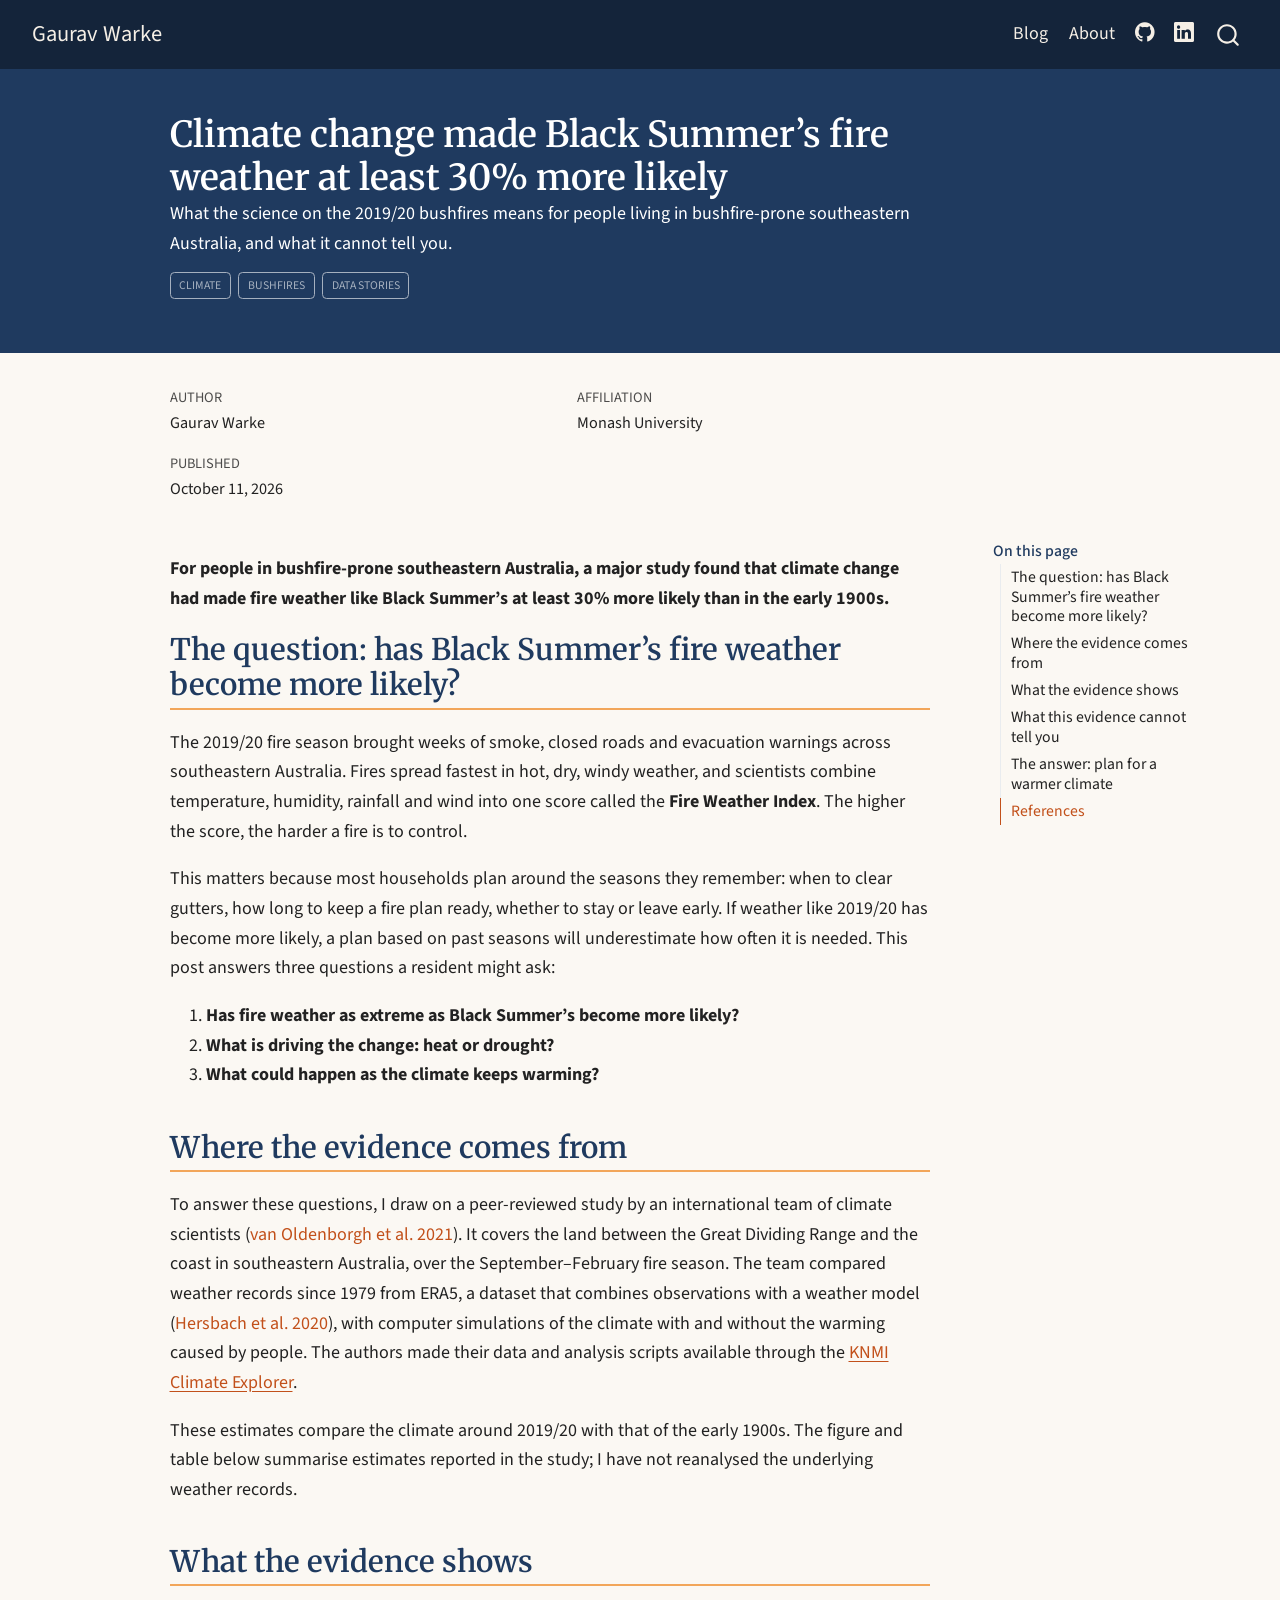
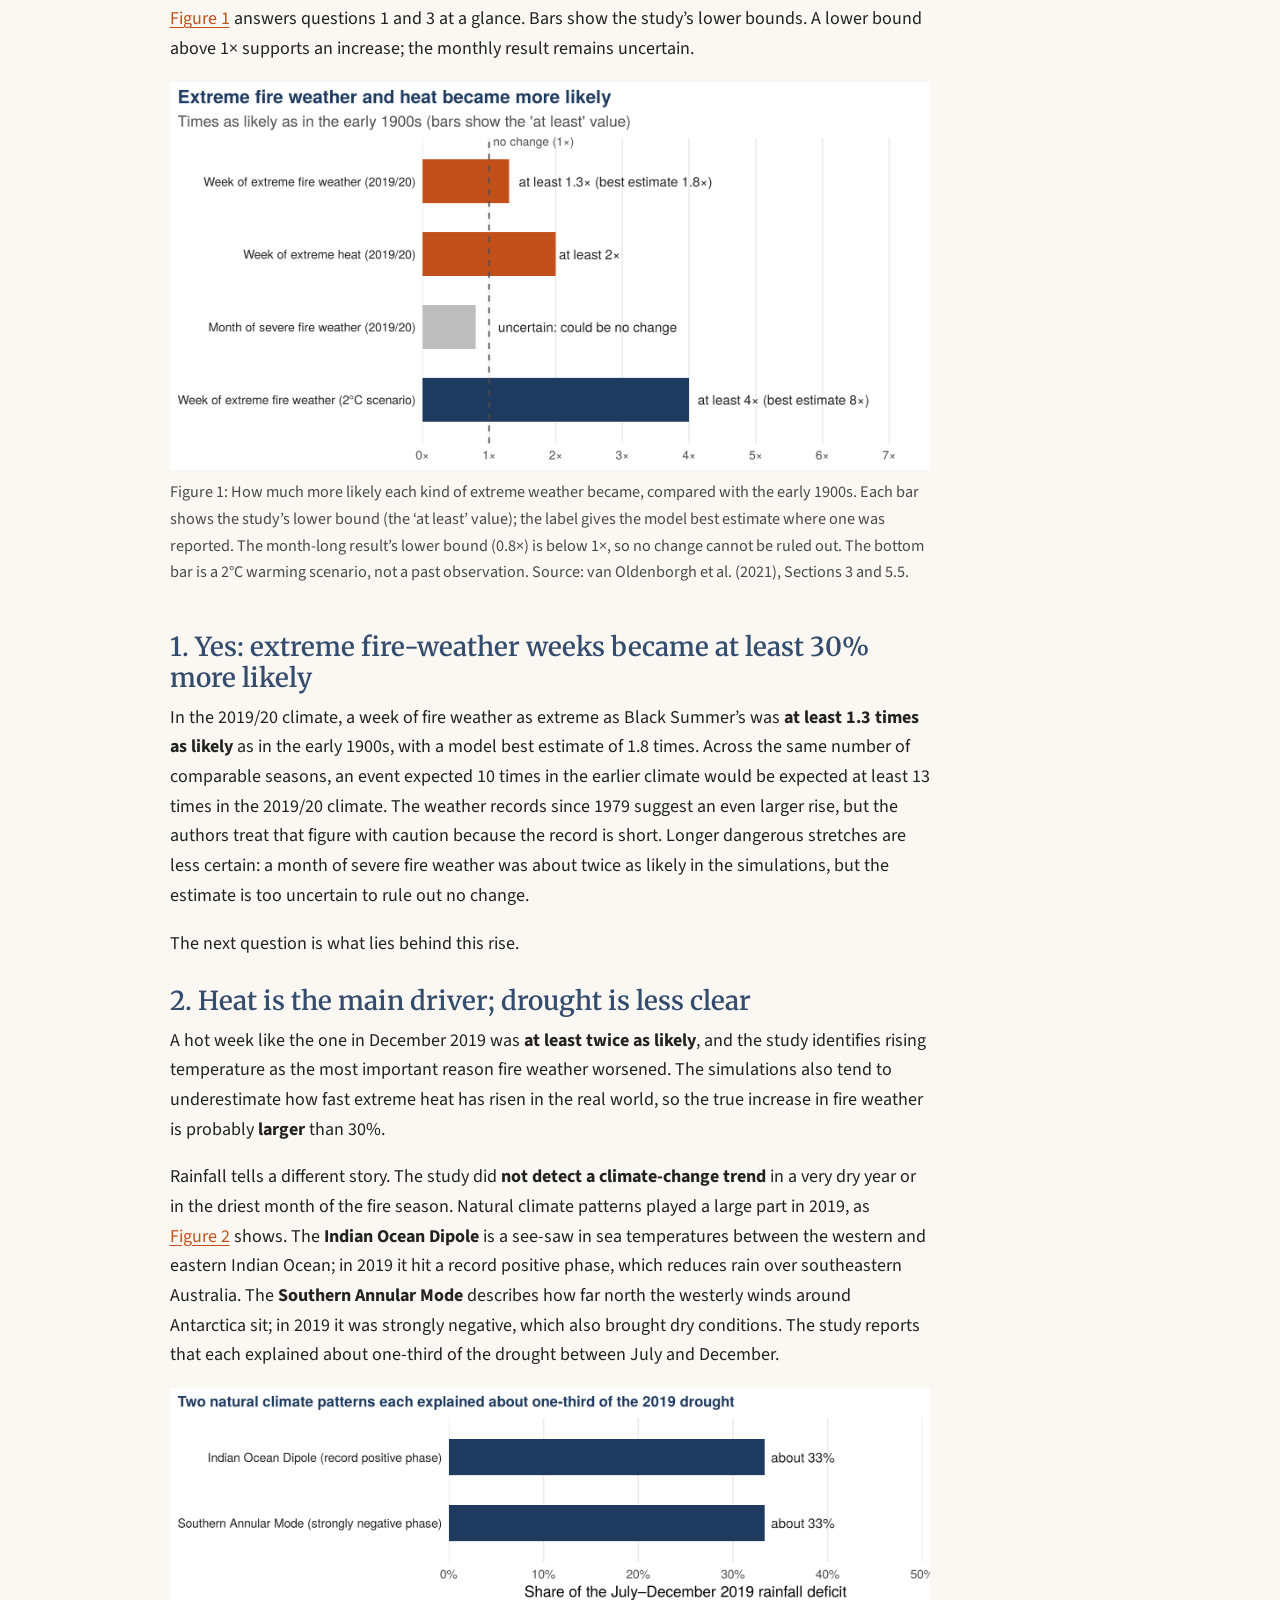
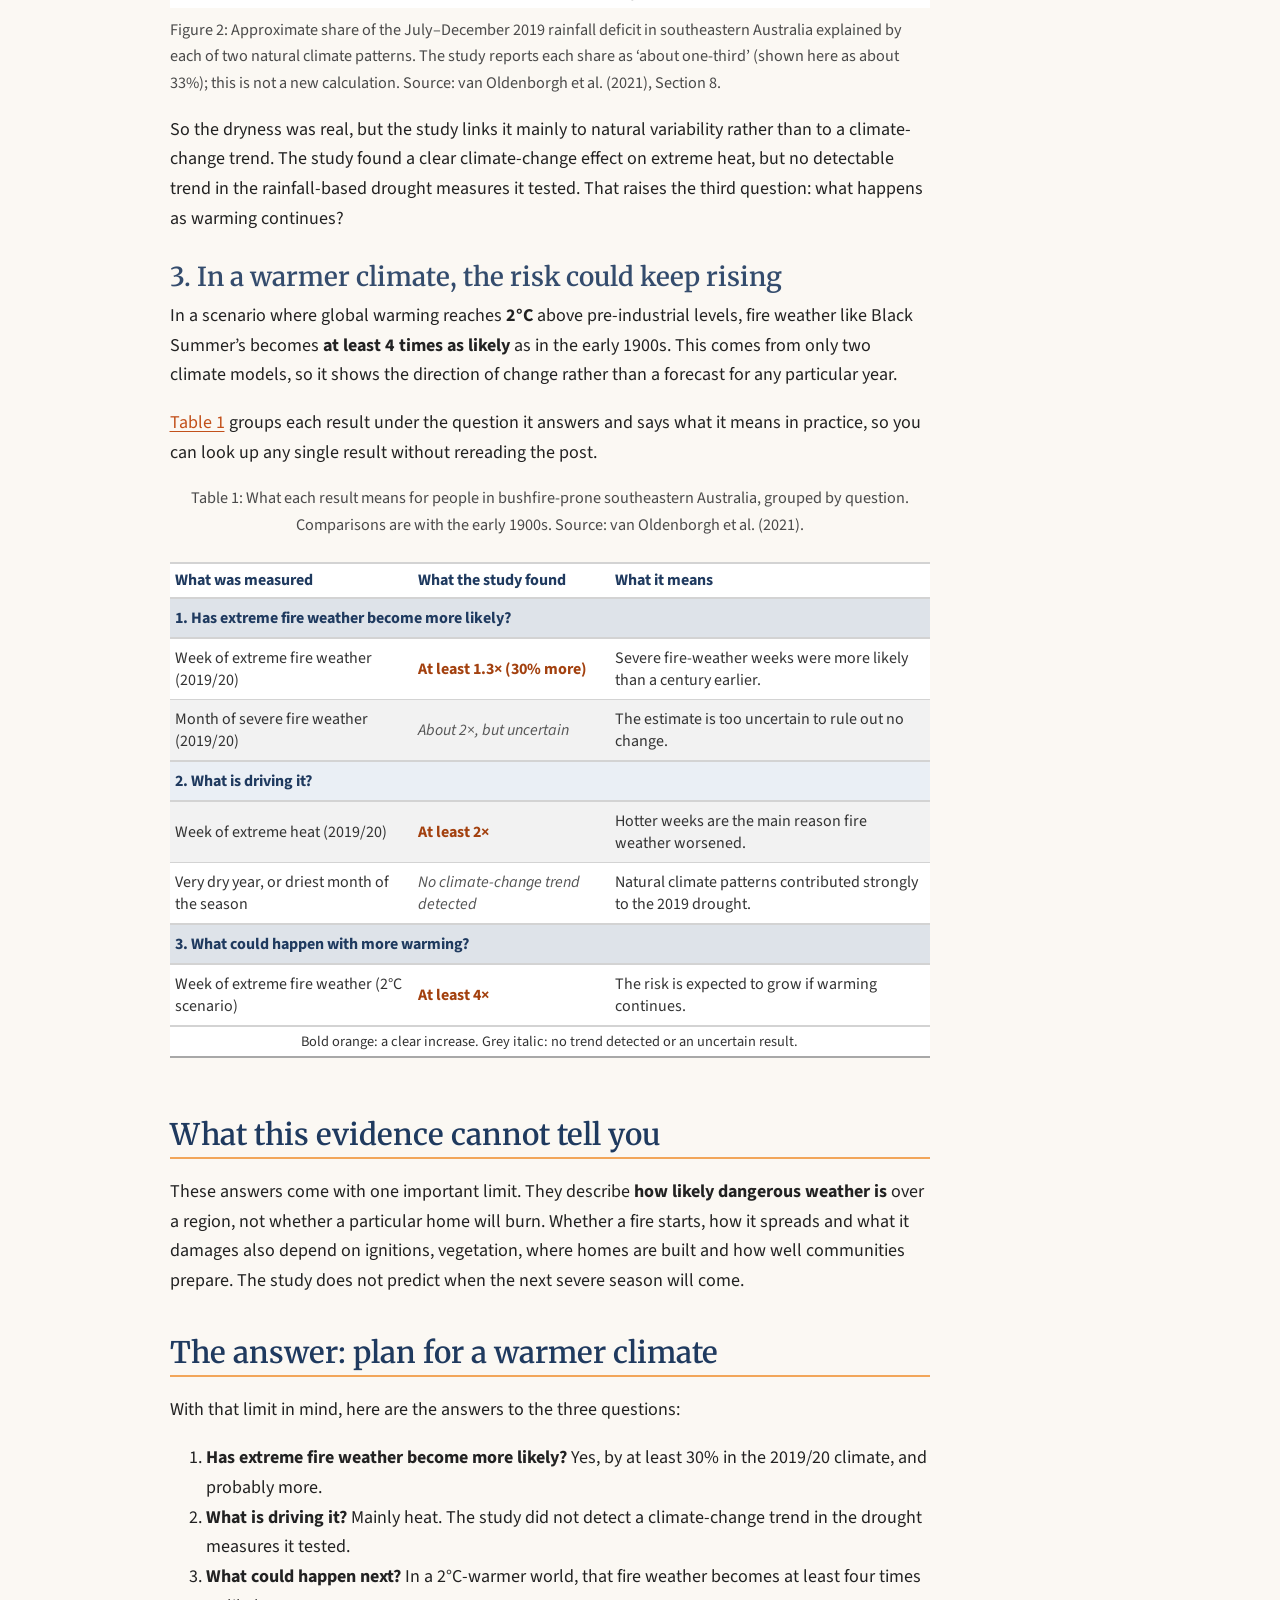
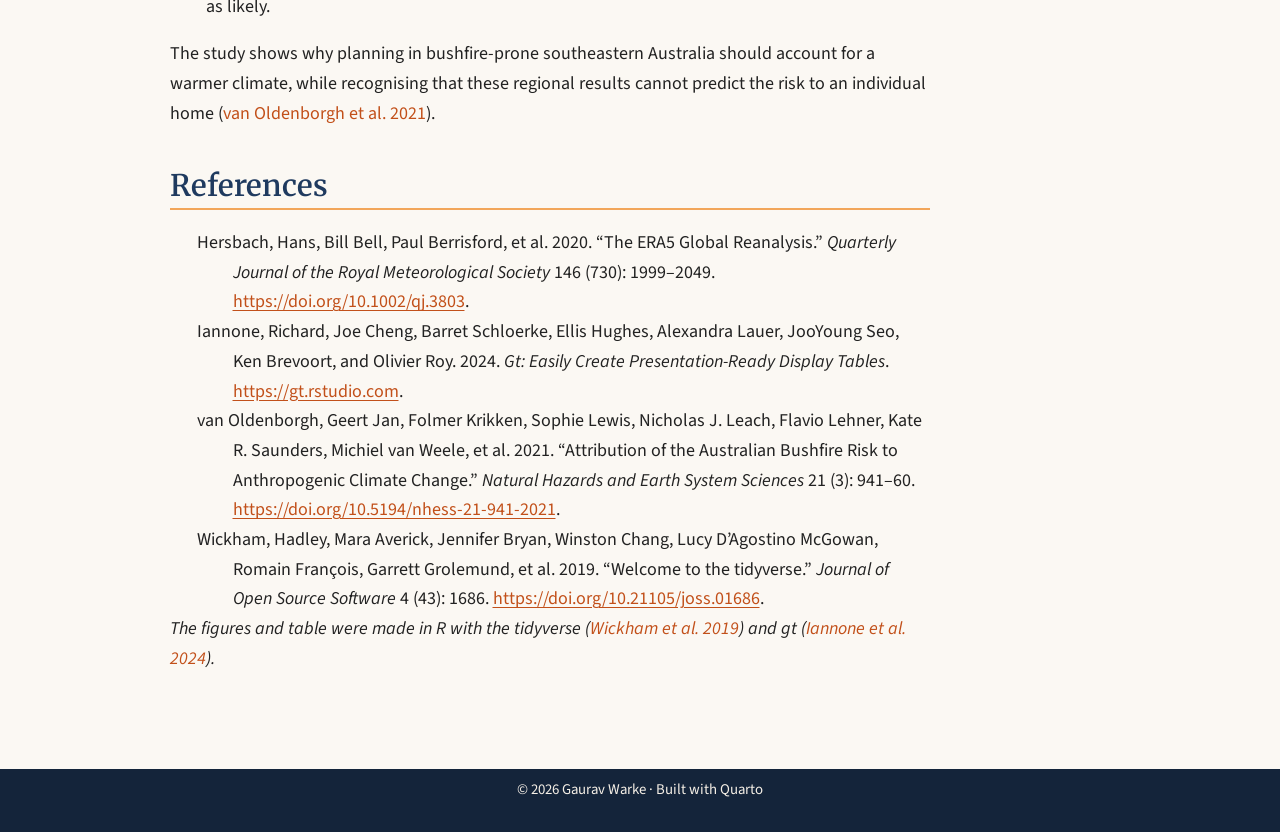
<file: docs/posts/bushfire-fire-weather/index.html>
<!DOCTYPE html>
<html xmlns="http://www.w3.org/1999/xhtml" lang="en" xml:lang="en"><head>

<meta charset="utf-8">
<meta name="generator" content="quarto-1.6.42">

<meta name="viewport" content="width=device-width, initial-scale=1.0, user-scalable=yes">

<meta name="author" content="Gaurav Warke">
<meta name="dcterms.date" content="2026-10-11">
<meta name="description" content="What the science on the 2019/20 bushfires means for people living in bushfire-prone southeastern Australia, and what it cannot tell you.">

<title>Climate change made Black Summer’s fire weather at least 30% more likely – Gaurav Warke</title>
<style>
code{white-space: pre-wrap;}
span.smallcaps{font-variant: small-caps;}
div.columns{display: flex; gap: min(4vw, 1.5em);}
div.column{flex: auto; overflow-x: auto;}
div.hanging-indent{margin-left: 1.5em; text-indent: -1.5em;}
ul.task-list{list-style: none;}
ul.task-list li input[type="checkbox"] {
  width: 0.8em;
  margin: 0 0.8em 0.2em -1em; /* quarto-specific, see https://github.com/quarto-dev/quarto-cli/issues/4556 */ 
  vertical-align: middle;
}
/* CSS for citations */
div.csl-bib-body { }
div.csl-entry {
  clear: both;
  margin-bottom: 0em;
}
.hanging-indent div.csl-entry {
  margin-left:2em;
  text-indent:-2em;
}
div.csl-left-margin {
  min-width:2em;
  float:left;
}
div.csl-right-inline {
  margin-left:2em;
  padding-left:1em;
}
div.csl-indent {
  margin-left: 2em;
}</style>


<script src="../../site_libs/quarto-nav/quarto-nav.js"></script>
<script src="../../site_libs/quarto-nav/headroom.min.js"></script>
<script src="../../site_libs/clipboard/clipboard.min.js"></script>
<script src="../../site_libs/quarto-search/autocomplete.umd.js"></script>
<script src="../../site_libs/quarto-search/fuse.min.js"></script>
<script src="../../site_libs/quarto-search/quarto-search.js"></script>
<meta name="quarto:offset" content="../../">
<script src="../../site_libs/quarto-html/quarto.js"></script>
<script src="../../site_libs/quarto-html/popper.min.js"></script>
<script src="../../site_libs/quarto-html/tippy.umd.min.js"></script>
<script src="../../site_libs/quarto-html/anchor.min.js"></script>
<link href="../../site_libs/quarto-html/tippy.css" rel="stylesheet">
<link href="../../site_libs/quarto-html/quarto-syntax-highlighting-2f5df379a58b258e96c21c0638c20c03.css" rel="stylesheet" id="quarto-text-highlighting-styles">
<script src="../../site_libs/bootstrap/bootstrap.min.js"></script>
<link href="../../site_libs/bootstrap/bootstrap-icons.css" rel="stylesheet">
<link href="../../site_libs/bootstrap/bootstrap-9fc86d4f85e6385cf2e2dd4de94ef773.min.css" rel="stylesheet" append-hash="true" id="quarto-bootstrap" data-mode="light">
<script id="quarto-search-options" type="application/json">{
  "location": "navbar",
  "copy-button": false,
  "collapse-after": 3,
  "panel-placement": "end",
  "type": "overlay",
  "limit": 50,
  "keyboard-shortcut": [
    "f",
    "/",
    "s"
  ],
  "show-item-context": false,
  "language": {
    "search-no-results-text": "No results",
    "search-matching-documents-text": "matching documents",
    "search-copy-link-title": "Copy link to search",
    "search-hide-matches-text": "Hide additional matches",
    "search-more-match-text": "more match in this document",
    "search-more-matches-text": "more matches in this document",
    "search-clear-button-title": "Clear",
    "search-text-placeholder": "",
    "search-detached-cancel-button-title": "Cancel",
    "search-submit-button-title": "Submit",
    "search-label": "Search"
  }
}</script>
<style>html{ scroll-behavior: smooth; }</style>


</head>

<body class="nav-fixed">

<div id="quarto-search-results"></div>
  <header id="quarto-header" class="headroom fixed-top quarto-banner">
    <nav class="navbar navbar-expand-lg " data-bs-theme="dark">
      <div class="navbar-container container-fluid">
      <div class="navbar-brand-container mx-auto">
    <a class="navbar-brand" href="../../index.html">
    <span class="navbar-title">Gaurav Warke</span>
    </a>
  </div>
            <div id="quarto-search" class="" title="Search"></div>
          <button class="navbar-toggler" type="button" data-bs-toggle="collapse" data-bs-target="#navbarCollapse" aria-controls="navbarCollapse" role="menu" aria-expanded="false" aria-label="Toggle navigation" onclick="if (window.quartoToggleHeadroom) { window.quartoToggleHeadroom(); }">
  <span class="navbar-toggler-icon"></span>
</button>
          <div class="collapse navbar-collapse" id="navbarCollapse">
            <ul class="navbar-nav navbar-nav-scroll ms-auto">
  <li class="nav-item">
    <a class="nav-link" href="../../index.html"> 
<span class="menu-text">Blog</span></a>
  </li>  
  <li class="nav-item">
    <a class="nav-link" href="../../about.html"> 
<span class="menu-text">About</span></a>
  </li>  
  <li class="nav-item compact">
    <a class="nav-link" href="https://github.com/GauravWarke"> <i class="bi bi-github" role="img" aria-label="Gaurav Warke on GitHub">
</i> 
<span class="menu-text"></span></a>
  </li>  
  <li class="nav-item compact">
    <a class="nav-link" href="https://www.linkedin.com/in/gaurav-warke-b5493b394/"> <i class="bi bi-linkedin" role="img" aria-label="Gaurav Warke on LinkedIn">
</i> 
<span class="menu-text"></span></a>
  </li>  
</ul>
          </div> <!-- /navcollapse -->
            <div class="quarto-navbar-tools">
</div>
      </div> <!-- /container-fluid -->
    </nav>
</header>
<!-- content -->
<header id="title-block-header" class="quarto-title-block default page-columns page-full">
  <div class="quarto-title-banner page-columns page-full">
    <div class="quarto-title column-body">
      <h1 class="title">Climate change made Black Summer’s fire weather at least 30% more likely</h1>
                  <div>
        <div class="description">
          What the science on the 2019/20 bushfires means for people living in bushfire-prone southeastern Australia, and what it cannot tell you.
        </div>
      </div>
                          <div class="quarto-categories">
                <div class="quarto-category">climate</div>
                <div class="quarto-category">bushfires</div>
                <div class="quarto-category">data stories</div>
              </div>
                  </div>
  </div>
    
  <div class="quarto-title-meta-author">
    <div class="quarto-title-meta-heading">Author</div>
    <div class="quarto-title-meta-heading">Affiliation</div>
    
      <div class="quarto-title-meta-contents">
      <p class="author">Gaurav Warke </p>
    </div>
    <div class="quarto-title-meta-contents">
          <p class="affiliation">
              Monash University
            </p>
        </div>
    </div>

  <div class="quarto-title-meta">

        
      <div>
      <div class="quarto-title-meta-heading">Published</div>
      <div class="quarto-title-meta-contents">
        <p class="date">October 11, 2026</p>
      </div>
    </div>
    
      
    </div>
    
  
  </header><div id="quarto-content" class="quarto-container page-columns page-rows-contents page-layout-article page-navbar">
<!-- sidebar -->
<!-- margin-sidebar -->
    <div id="quarto-margin-sidebar" class="sidebar margin-sidebar">
        <nav id="TOC" role="doc-toc" class="toc-active">
    <h2 id="toc-title">On this page</h2>
   
  <ul>
  <li><a href="#the-question-has-black-summers-fire-weather-become-more-likely" id="toc-the-question-has-black-summers-fire-weather-become-more-likely" class="nav-link active" data-scroll-target="#the-question-has-black-summers-fire-weather-become-more-likely">The question: has Black Summer’s fire weather become more likely?</a></li>
  <li><a href="#where-the-evidence-comes-from" id="toc-where-the-evidence-comes-from" class="nav-link" data-scroll-target="#where-the-evidence-comes-from">Where the evidence comes from</a></li>
  <li><a href="#what-the-evidence-shows" id="toc-what-the-evidence-shows" class="nav-link" data-scroll-target="#what-the-evidence-shows">What the evidence shows</a>
  <ul class="collapse">
  <li><a href="#yes-extreme-fire-weather-weeks-became-at-least-30-more-likely" id="toc-yes-extreme-fire-weather-weeks-became-at-least-30-more-likely" class="nav-link" data-scroll-target="#yes-extreme-fire-weather-weeks-became-at-least-30-more-likely">1. Yes: extreme fire-weather weeks became at least 30% more likely</a></li>
  <li><a href="#heat-is-the-main-driver-drought-is-less-clear" id="toc-heat-is-the-main-driver-drought-is-less-clear" class="nav-link" data-scroll-target="#heat-is-the-main-driver-drought-is-less-clear">2. Heat is the main driver; drought is less clear</a></li>
  <li><a href="#in-a-warmer-climate-the-risk-could-keep-rising" id="toc-in-a-warmer-climate-the-risk-could-keep-rising" class="nav-link" data-scroll-target="#in-a-warmer-climate-the-risk-could-keep-rising">3. In a warmer climate, the risk could keep rising</a></li>
  </ul></li>
  <li><a href="#what-this-evidence-cannot-tell-you" id="toc-what-this-evidence-cannot-tell-you" class="nav-link" data-scroll-target="#what-this-evidence-cannot-tell-you">What this evidence cannot tell you</a></li>
  <li><a href="#the-answer-plan-for-a-warmer-climate" id="toc-the-answer-plan-for-a-warmer-climate" class="nav-link" data-scroll-target="#the-answer-plan-for-a-warmer-climate">The answer: plan for a warmer climate</a></li>
  <li><a href="#references" id="toc-references" class="nav-link" data-scroll-target="#references">References</a></li>
  </ul>
</nav>
    </div>
<!-- main -->
<main class="content quarto-banner-title-block" id="quarto-document-content">





<p><strong>For people in bushfire-prone southeastern Australia, a major study found that climate change had made fire weather like Black Summer’s at least 30% more likely than in the early 1900s.</strong></p>
<section id="the-question-has-black-summers-fire-weather-become-more-likely" class="level2">
<h2 class="anchored" data-anchor-id="the-question-has-black-summers-fire-weather-become-more-likely">The question: has Black Summer’s fire weather become more likely?</h2>
<p>The 2019/20 fire season brought weeks of smoke, closed roads and evacuation warnings across southeastern Australia. Fires spread fastest in hot, dry, windy weather, and scientists combine temperature, humidity, rainfall and wind into one score called the <strong>Fire Weather Index</strong>. The higher the score, the harder a fire is to control.</p>
<p>This matters because most households plan around the seasons they remember: when to clear gutters, how long to keep a fire plan ready, whether to stay or leave early. If weather like 2019/20 has become more likely, a plan based on past seasons will underestimate how often it is needed. This post answers three questions a resident might ask:</p>
<ol type="1">
<li><strong>Has fire weather as extreme as Black Summer’s become more likely?</strong></li>
<li><strong>What is driving the change: heat or drought?</strong></li>
<li><strong>What could happen as the climate keeps warming?</strong></li>
</ol>
</section>
<section id="where-the-evidence-comes-from" class="level2">
<h2 class="anchored" data-anchor-id="where-the-evidence-comes-from">Where the evidence comes from</h2>
<p>To answer these questions, I draw on a peer-reviewed study by an international team of climate scientists <span class="citation" data-cites="vanoldenborgh2021">(<a href="#ref-vanoldenborgh2021" role="doc-biblioref">van Oldenborgh et al. 2021</a>)</span>. It covers the land between the Great Dividing Range and the coast in southeastern Australia, over the September–February fire season. The team compared weather records since 1979 from ERA5, a dataset that combines observations with a weather model <span class="citation" data-cites="hersbach2020">(<a href="#ref-hersbach2020" role="doc-biblioref">Hersbach et al. 2020</a>)</span>, with computer simulations of the climate with and without the warming caused by people. The authors made their data and analysis scripts available through the <a href="https://climexp.knmi.nl/">KNMI Climate Explorer</a>.</p>
<p>These estimates compare the climate around 2019/20 with that of the early 1900s. The figure and table below summarise estimates reported in the study; I have not reanalysed the underlying weather records.</p>
</section>
<section id="what-the-evidence-shows" class="level2">
<h2 class="anchored" data-anchor-id="what-the-evidence-shows">What the evidence shows</h2>
<p><a href="#fig-likelihood" class="quarto-xref">Figure&nbsp;1</a> answers questions 1 and 3 at a glance. Bars show the study’s lower bounds. A lower bound above 1× supports an increase; the monthly result remains uncertain.</p>
<div class="cell">
<div class="cell-output-display">
<div id="fig-likelihood" class="quarto-float quarto-figure quarto-figure-center anchored" alt="Horizontal bar chart of lower bounds compared with the early 1900s. A week of extreme fire weather in the 2019/20 climate: at least 1.3 times as likely, best estimate 1.8. A week of extreme heat: at least 2 times. A month of severe fire weather: lower bound 0.8, uncertain. A week of extreme fire weather at 2 degrees of warming: at least 4 times, best estimate 8. A dashed line marks 1 times, no change.">
<figure class="quarto-float quarto-float-fig figure">
<div aria-describedby="fig-likelihood-caption-0ceaefa1-69ba-4598-a22c-09a6ac19f8ca">
<img src="index_files/figure-html/fig-likelihood-1.png" class="img-fluid figure-img" alt="Horizontal bar chart of lower bounds compared with the early 1900s. A week of extreme fire weather in the 2019/20 climate: at least 1.3 times as likely, best estimate 1.8. A week of extreme heat: at least 2 times. A month of severe fire weather: lower bound 0.8, uncertain. A week of extreme fire weather at 2 degrees of warming: at least 4 times, best estimate 8. A dashed line marks 1 times, no change." width="864">
</div>
<figcaption class="quarto-float-caption-bottom quarto-float-caption quarto-float-fig" id="fig-likelihood-caption-0ceaefa1-69ba-4598-a22c-09a6ac19f8ca">
Figure&nbsp;1: How much more likely each kind of extreme weather became, compared with the early 1900s. Each bar shows the study’s lower bound (the ‘at least’ value); the label gives the model best estimate where one was reported. The month-long result’s lower bound (0.8×) is below 1×, so no change cannot be ruled out. The bottom bar is a 2°C warming scenario, not a past observation. Source: van Oldenborgh et al.&nbsp;(2021), Sections 3 and 5.5.
</figcaption>
</figure>
</div>
</div>
</div>
<section id="yes-extreme-fire-weather-weeks-became-at-least-30-more-likely" class="level3">
<h3 class="anchored" data-anchor-id="yes-extreme-fire-weather-weeks-became-at-least-30-more-likely">1. Yes: extreme fire-weather weeks became at least 30% more likely</h3>
<p>In the 2019/20 climate, a week of fire weather as extreme as Black Summer’s was <strong>at least 1.3 times as likely</strong> as in the early 1900s, with a model best estimate of 1.8 times. Across the same number of comparable seasons, an event expected 10 times in the earlier climate would be expected at least 13 times in the 2019/20 climate. The weather records since 1979 suggest an even larger rise, but the authors treat that figure with caution because the record is short. Longer dangerous stretches are less certain: a month of severe fire weather was about twice as likely in the simulations, but the estimate is too uncertain to rule out no change.</p>
<p>The next question is what lies behind this rise.</p>
</section>
<section id="heat-is-the-main-driver-drought-is-less-clear" class="level3">
<h3 class="anchored" data-anchor-id="heat-is-the-main-driver-drought-is-less-clear">2. Heat is the main driver; drought is less clear</h3>
<p>A hot week like the one in December 2019 was <strong>at least twice as likely</strong>, and the study identifies rising temperature as the most important reason fire weather worsened. The simulations also tend to underestimate how fast extreme heat has risen in the real world, so the true increase in fire weather is probably <strong>larger</strong> than 30%.</p>
<p>Rainfall tells a different story. The study did <strong>not detect a climate-change trend</strong> in a very dry year or in the driest month of the fire season. Natural climate patterns played a large part in 2019, as <a href="#fig-drought" class="quarto-xref">Figure&nbsp;2</a> shows. The <strong>Indian Ocean Dipole</strong> is a see-saw in sea temperatures between the western and eastern Indian Ocean; in 2019 it hit a record positive phase, which reduces rain over southeastern Australia. The <strong>Southern Annular Mode</strong> describes how far north the westerly winds around Antarctica sit; in 2019 it was strongly negative, which also brought dry conditions. The study reports that each explained about one-third of the drought between July and December.</p>
<div class="cell">
<div class="cell-output-display">
<div id="fig-drought" class="quarto-float quarto-figure quarto-figure-center anchored" alt="Horizontal bar chart with two bars on a 0 to 50 percent scale. The Indian Ocean Dipole explained about 33 percent of the July to December 2019 rainfall deficit, and the Southern Annular Mode explained about 33 percent.">
<figure class="quarto-float quarto-float-fig figure">
<div aria-describedby="fig-drought-caption-0ceaefa1-69ba-4598-a22c-09a6ac19f8ca">
<img src="index_files/figure-html/fig-drought-1.png" class="img-fluid figure-img" alt="Horizontal bar chart with two bars on a 0 to 50 percent scale. The Indian Ocean Dipole explained about 33 percent of the July to December 2019 rainfall deficit, and the Southern Annular Mode explained about 33 percent." width="864">
</div>
<figcaption class="quarto-float-caption-bottom quarto-float-caption quarto-float-fig" id="fig-drought-caption-0ceaefa1-69ba-4598-a22c-09a6ac19f8ca">
Figure&nbsp;2: Approximate share of the July–December 2019 rainfall deficit in southeastern Australia explained by each of two natural climate patterns. The study reports each share as ‘about one-third’ (shown here as about 33%); this is not a new calculation. Source: van Oldenborgh et al.&nbsp;(2021), Section 8.
</figcaption>
</figure>
</div>
</div>
</div>
<p>So the dryness was real, but the study links it mainly to natural variability rather than to a climate-change trend. The study found a clear climate-change effect on extreme heat, but no detectable trend in the rainfall-based drought measures it tested. That raises the third question: what happens as warming continues?</p>
</section>
<section id="in-a-warmer-climate-the-risk-could-keep-rising" class="level3">
<h3 class="anchored" data-anchor-id="in-a-warmer-climate-the-risk-could-keep-rising">3. In a warmer climate, the risk could keep rising</h3>
<p>In a scenario where global warming reaches <strong>2°C</strong> above pre-industrial levels, fire weather like Black Summer’s becomes <strong>at least 4 times as likely</strong> as in the early 1900s. This comes from only two climate models, so it shows the direction of change rather than a forecast for any particular year.</p>
<p><a href="#tbl-meaning" class="quarto-xref">Table&nbsp;1</a> groups each result under the question it answers and says what it means in practice, so you can look up any single result without rereading the post.</p>
<div class="cell">
<div id="tbl-meaning" class="cell quarto-float quarto-figure quarto-figure-center anchored">
<figure class="quarto-float quarto-float-tbl figure">
<figcaption class="quarto-float-caption-top quarto-float-caption quarto-float-tbl" id="tbl-meaning-caption-0ceaefa1-69ba-4598-a22c-09a6ac19f8ca">
Table&nbsp;1: What each result means for people in bushfire-prone southeastern Australia, grouped by question. Comparisons are with the early 1900s. Source: van Oldenborgh et al.&nbsp;(2021).
</figcaption>
<div aria-describedby="tbl-meaning-caption-0ceaefa1-69ba-4598-a22c-09a6ac19f8ca">
<div class="cell-output-display">
<div id="uzdpfcedgs" style="padding-left:0px;padding-right:0px;padding-top:10px;padding-bottom:10px;overflow-x:auto;overflow-y:auto;width:auto;height:auto;">
<style>#uzdpfcedgs table {
  font-family: 'Source Sans 3', system-ui, 'Segoe UI', Roboto, Helvetica, Arial, sans-serif, 'Apple Color Emoji', 'Segoe UI Emoji', 'Segoe UI Symbol', 'Noto Color Emoji';
  -webkit-font-smoothing: antialiased;
  -moz-osx-font-smoothing: grayscale;
}

#uzdpfcedgs thead, #uzdpfcedgs tbody, #uzdpfcedgs tfoot, #uzdpfcedgs tr, #uzdpfcedgs td, #uzdpfcedgs th {
  border-style: none;
}

#uzdpfcedgs p {
  margin: 0;
  padding: 0;
}

#uzdpfcedgs .gt_table {
  display: table;
  border-collapse: collapse;
  line-height: normal;
  margin-left: auto;
  margin-right: auto;
  color: #333333;
  font-size: 16px;
  font-weight: normal;
  font-style: normal;
  background-color: #FFFFFF;
  width: 100%;
  border-top-style: solid;
  border-top-width: 2px;
  border-top-color: #A8A8A8;
  border-right-style: none;
  border-right-width: 2px;
  border-right-color: #D3D3D3;
  border-bottom-style: solid;
  border-bottom-width: 2px;
  border-bottom-color: #A8A8A8;
  border-left-style: none;
  border-left-width: 2px;
  border-left-color: #D3D3D3;
}

#uzdpfcedgs .gt_caption {
  padding-top: 4px;
  padding-bottom: 4px;
}

#uzdpfcedgs .gt_title {
  color: #333333;
  font-size: 125%;
  font-weight: initial;
  padding-top: 4px;
  padding-bottom: 4px;
  padding-left: 5px;
  padding-right: 5px;
  border-bottom-color: #FFFFFF;
  border-bottom-width: 0;
}

#uzdpfcedgs .gt_subtitle {
  color: #333333;
  font-size: 85%;
  font-weight: initial;
  padding-top: 3px;
  padding-bottom: 5px;
  padding-left: 5px;
  padding-right: 5px;
  border-top-color: #FFFFFF;
  border-top-width: 0;
}

#uzdpfcedgs .gt_heading {
  background-color: #FFFFFF;
  text-align: center;
  border-bottom-color: #FFFFFF;
  border-left-style: none;
  border-left-width: 1px;
  border-left-color: #D3D3D3;
  border-right-style: none;
  border-right-width: 1px;
  border-right-color: #D3D3D3;
}

#uzdpfcedgs .gt_bottom_border {
  border-bottom-style: solid;
  border-bottom-width: 2px;
  border-bottom-color: #D3D3D3;
}

#uzdpfcedgs .gt_col_headings {
  border-top-style: solid;
  border-top-width: 2px;
  border-top-color: #D3D3D3;
  border-bottom-style: solid;
  border-bottom-width: 2px;
  border-bottom-color: #D3D3D3;
  border-left-style: none;
  border-left-width: 1px;
  border-left-color: #D3D3D3;
  border-right-style: none;
  border-right-width: 1px;
  border-right-color: #D3D3D3;
}

#uzdpfcedgs .gt_col_heading {
  color: #333333;
  background-color: #FFFFFF;
  font-size: 100%;
  font-weight: normal;
  text-transform: inherit;
  border-left-style: none;
  border-left-width: 1px;
  border-left-color: #D3D3D3;
  border-right-style: none;
  border-right-width: 1px;
  border-right-color: #D3D3D3;
  vertical-align: bottom;
  padding-top: 5px;
  padding-bottom: 6px;
  padding-left: 5px;
  padding-right: 5px;
  overflow-x: hidden;
}

#uzdpfcedgs .gt_column_spanner_outer {
  color: #333333;
  background-color: #FFFFFF;
  font-size: 100%;
  font-weight: normal;
  text-transform: inherit;
  padding-top: 0;
  padding-bottom: 0;
  padding-left: 4px;
  padding-right: 4px;
}

#uzdpfcedgs .gt_column_spanner_outer:first-child {
  padding-left: 0;
}

#uzdpfcedgs .gt_column_spanner_outer:last-child {
  padding-right: 0;
}

#uzdpfcedgs .gt_column_spanner {
  border-bottom-style: solid;
  border-bottom-width: 2px;
  border-bottom-color: #D3D3D3;
  vertical-align: bottom;
  padding-top: 5px;
  padding-bottom: 5px;
  overflow-x: hidden;
  display: inline-block;
  width: 100%;
}

#uzdpfcedgs .gt_spanner_row {
  border-bottom-style: hidden;
}

#uzdpfcedgs .gt_group_heading {
  padding-top: 8px;
  padding-bottom: 8px;
  padding-left: 5px;
  padding-right: 5px;
  color: #333333;
  background-color: #FFFFFF;
  font-size: 100%;
  font-weight: initial;
  text-transform: inherit;
  border-top-style: solid;
  border-top-width: 2px;
  border-top-color: #D3D3D3;
  border-bottom-style: solid;
  border-bottom-width: 2px;
  border-bottom-color: #D3D3D3;
  border-left-style: none;
  border-left-width: 1px;
  border-left-color: #D3D3D3;
  border-right-style: none;
  border-right-width: 1px;
  border-right-color: #D3D3D3;
  vertical-align: middle;
  text-align: left;
}

#uzdpfcedgs .gt_empty_group_heading {
  padding: 0.5px;
  color: #333333;
  background-color: #FFFFFF;
  font-size: 100%;
  font-weight: initial;
  border-top-style: solid;
  border-top-width: 2px;
  border-top-color: #D3D3D3;
  border-bottom-style: solid;
  border-bottom-width: 2px;
  border-bottom-color: #D3D3D3;
  vertical-align: middle;
}

#uzdpfcedgs .gt_from_md > :first-child {
  margin-top: 0;
}

#uzdpfcedgs .gt_from_md > :last-child {
  margin-bottom: 0;
}

#uzdpfcedgs .gt_row {
  padding-top: 8px;
  padding-bottom: 8px;
  padding-left: 5px;
  padding-right: 5px;
  margin: 10px;
  border-top-style: solid;
  border-top-width: 1px;
  border-top-color: #D3D3D3;
  border-left-style: none;
  border-left-width: 1px;
  border-left-color: #D3D3D3;
  border-right-style: none;
  border-right-width: 1px;
  border-right-color: #D3D3D3;
  vertical-align: middle;
  overflow-x: hidden;
}

#uzdpfcedgs .gt_stub {
  color: #333333;
  background-color: #FFFFFF;
  font-size: 100%;
  font-weight: initial;
  text-transform: inherit;
  border-right-style: solid;
  border-right-width: 2px;
  border-right-color: #D3D3D3;
  padding-left: 5px;
  padding-right: 5px;
}

#uzdpfcedgs .gt_stub_row_group {
  color: #333333;
  background-color: #FFFFFF;
  font-size: 100%;
  font-weight: initial;
  text-transform: inherit;
  border-right-style: solid;
  border-right-width: 2px;
  border-right-color: #D3D3D3;
  padding-left: 5px;
  padding-right: 5px;
  vertical-align: top;
}

#uzdpfcedgs .gt_row_group_first td {
  border-top-width: 2px;
}

#uzdpfcedgs .gt_row_group_first th {
  border-top-width: 2px;
}

#uzdpfcedgs .gt_summary_row {
  color: #333333;
  background-color: #FFFFFF;
  text-transform: inherit;
  padding-top: 8px;
  padding-bottom: 8px;
  padding-left: 5px;
  padding-right: 5px;
}

#uzdpfcedgs .gt_first_summary_row {
  border-top-style: solid;
  border-top-color: #D3D3D3;
}

#uzdpfcedgs .gt_first_summary_row.thick {
  border-top-width: 2px;
}

#uzdpfcedgs .gt_last_summary_row {
  padding-top: 8px;
  padding-bottom: 8px;
  padding-left: 5px;
  padding-right: 5px;
  border-bottom-style: solid;
  border-bottom-width: 2px;
  border-bottom-color: #D3D3D3;
}

#uzdpfcedgs .gt_grand_summary_row {
  color: #333333;
  background-color: #FFFFFF;
  text-transform: inherit;
  padding-top: 8px;
  padding-bottom: 8px;
  padding-left: 5px;
  padding-right: 5px;
}

#uzdpfcedgs .gt_first_grand_summary_row {
  padding-top: 8px;
  padding-bottom: 8px;
  padding-left: 5px;
  padding-right: 5px;
  border-top-style: double;
  border-top-width: 6px;
  border-top-color: #D3D3D3;
}

#uzdpfcedgs .gt_last_grand_summary_row_top {
  padding-top: 8px;
  padding-bottom: 8px;
  padding-left: 5px;
  padding-right: 5px;
  border-bottom-style: double;
  border-bottom-width: 6px;
  border-bottom-color: #D3D3D3;
}

#uzdpfcedgs .gt_striped {
  background-color: rgba(128, 128, 128, 0.05);
}

#uzdpfcedgs .gt_table_body {
  border-top-style: solid;
  border-top-width: 2px;
  border-top-color: #D3D3D3;
  border-bottom-style: solid;
  border-bottom-width: 2px;
  border-bottom-color: #D3D3D3;
}

#uzdpfcedgs .gt_footnotes {
  color: #333333;
  background-color: #FFFFFF;
  border-bottom-style: none;
  border-bottom-width: 2px;
  border-bottom-color: #D3D3D3;
  border-left-style: none;
  border-left-width: 2px;
  border-left-color: #D3D3D3;
  border-right-style: none;
  border-right-width: 2px;
  border-right-color: #D3D3D3;
}

#uzdpfcedgs .gt_footnote {
  margin: 0px;
  font-size: 90%;
  padding-top: 4px;
  padding-bottom: 4px;
  padding-left: 5px;
  padding-right: 5px;
}

#uzdpfcedgs .gt_sourcenotes {
  color: #333333;
  background-color: #FFFFFF;
  border-bottom-style: none;
  border-bottom-width: 2px;
  border-bottom-color: #D3D3D3;
  border-left-style: none;
  border-left-width: 2px;
  border-left-color: #D3D3D3;
  border-right-style: none;
  border-right-width: 2px;
  border-right-color: #D3D3D3;
}

#uzdpfcedgs .gt_sourcenote {
  font-size: 90%;
  padding-top: 4px;
  padding-bottom: 4px;
  padding-left: 5px;
  padding-right: 5px;
}

#uzdpfcedgs .gt_left {
  text-align: left;
}

#uzdpfcedgs .gt_center {
  text-align: center;
}

#uzdpfcedgs .gt_right {
  text-align: right;
  font-variant-numeric: tabular-nums;
}

#uzdpfcedgs .gt_font_normal {
  font-weight: normal;
}

#uzdpfcedgs .gt_font_bold {
  font-weight: bold;
}

#uzdpfcedgs .gt_font_italic {
  font-style: italic;
}

#uzdpfcedgs .gt_super {
  font-size: 65%;
}

#uzdpfcedgs .gt_footnote_marks {
  font-size: 75%;
  vertical-align: 0.4em;
  position: initial;
}

#uzdpfcedgs .gt_asterisk {
  font-size: 100%;
  vertical-align: 0;
}

#uzdpfcedgs .gt_indent_1 {
  text-indent: 5px;
}

#uzdpfcedgs .gt_indent_2 {
  text-indent: 10px;
}

#uzdpfcedgs .gt_indent_3 {
  text-indent: 15px;
}

#uzdpfcedgs .gt_indent_4 {
  text-indent: 20px;
}

#uzdpfcedgs .gt_indent_5 {
  text-indent: 25px;
}

#uzdpfcedgs .katex-display {
  display: inline-flex !important;
  margin-bottom: 0.75em !important;
}

#uzdpfcedgs div.Reactable > div.rt-table > div.rt-thead > div.rt-tr.rt-tr-group-header > div.rt-th-group:after {
  height: 0px !important;
}
</style>

<table class="gt_table do-not-create-environment cell caption-top table table-sm table-striped small" data-quarto-postprocess="true" data-quarto-disable-processing="false" data-quarto-bootstrap="false">
<colgroup>
<col style="width: 32%">
<col style="width: 26%">
<col style="width: 42%">
</colgroup>
<thead>
<tr class="gt_col_headings header">
<th id="measure" class="gt_col_heading gt_columns_bottom_border gt_left" data-quarto-table-cell-role="th" style="color: #1F3A5F; font-weight: bold" scope="col">What was measured</th>
<th id="finding" class="gt_col_heading gt_columns_bottom_border gt_left" data-quarto-table-cell-role="th" style="color: #1F3A5F; font-weight: bold" scope="col">What the study found</th>
<th id="meaning" class="gt_col_heading gt_columns_bottom_border gt_left" data-quarto-table-cell-role="th" style="color: #1F3A5F; font-weight: bold" scope="col">What it means</th>
</tr>
</thead>
<tbody class="gt_table_body">
<tr class="gt_group_heading_row odd">
<td colspan="3" id="1. Has extreme fire weather become more likely?" class="gt_group_heading" data-quarto-table-cell-role="th" style="color: #1F3A5F; font-weight: bold; background-color: #EAEFF5" scope="colgroup">1. Has extreme fire weather become more likely?</td>
</tr>
<tr class="gt_row_group_first even">
<td class="gt_row gt_left" headers="1. Has extreme fire weather become more likely?  measure">Week of extreme fire weather (2019/20)</td>
<td class="gt_row gt_left" headers="1. Has extreme fire weather become more likely?  finding" style="color: #A3410F; font-weight: bold">At least 1.3× (30% more)</td>
<td class="gt_row gt_left" headers="1. Has extreme fire weather become more likely?  meaning">Severe fire-weather weeks were more likely than a century earlier.</td>
</tr>
<tr class="odd">
<td class="gt_row gt_left" headers="1. Has extreme fire weather become more likely?  measure">Month of severe fire weather (2019/20)</td>
<td class="gt_row gt_left" headers="1. Has extreme fire weather become more likely?  finding" style="color: #555555; font-style: italic">About 2×, but uncertain</td>
<td class="gt_row gt_left" headers="1. Has extreme fire weather become more likely?  meaning">The estimate is too uncertain to rule out no change.</td>
</tr>
<tr class="gt_group_heading_row even">
<td colspan="3" id="2. What is driving it?" class="gt_group_heading" data-quarto-table-cell-role="th" style="color: #1F3A5F; font-weight: bold; background-color: #EAEFF5" scope="colgroup">2. What is driving it?</td>
</tr>
<tr class="gt_row_group_first odd">
<td class="gt_row gt_left" headers="2. What is driving it?  measure">Week of extreme heat (2019/20)</td>
<td class="gt_row gt_left" headers="2. What is driving it?  finding" style="color: #A3410F; font-weight: bold">At least 2×</td>
<td class="gt_row gt_left" headers="2. What is driving it?  meaning">Hotter weeks are the main reason fire weather worsened.</td>
</tr>
<tr class="even">
<td class="gt_row gt_left" headers="2. What is driving it?  measure">Very dry year, or driest month of the season</td>
<td class="gt_row gt_left" headers="2. What is driving it?  finding" style="color: #555555; font-style: italic">No climate-change trend detected</td>
<td class="gt_row gt_left" headers="2. What is driving it?  meaning">Natural climate patterns contributed strongly to the 2019 drought.</td>
</tr>
<tr class="gt_group_heading_row odd">
<td colspan="3" id="3. What could happen with more warming?" class="gt_group_heading" data-quarto-table-cell-role="th" style="color: #1F3A5F; font-weight: bold; background-color: #EAEFF5" scope="colgroup">3. What could happen with more warming?</td>
</tr>
<tr class="gt_row_group_first even">
<td class="gt_row gt_left" headers="3. What could happen with more warming?  measure">Week of extreme fire weather (2°C scenario)</td>
<td class="gt_row gt_left" headers="3. What could happen with more warming?  finding" style="color: #A3410F; font-weight: bold">At least 4×</td>
<td class="gt_row gt_left" headers="3. What could happen with more warming?  meaning">The risk is expected to grow if warming continues.</td>
</tr>
</tbody><tfoot>
<tr class="gt_sourcenotes odd">
<td colspan="3" class="gt_sourcenote">Bold orange: a clear increase. Grey italic: no trend detected or an uncertain result.</td>
</tr>
</tfoot>

</table>

</div>
</div>
</div>
</figure>
</div>
</div>
</section>
</section>
<section id="what-this-evidence-cannot-tell-you" class="level2">
<h2 class="anchored" data-anchor-id="what-this-evidence-cannot-tell-you">What this evidence cannot tell you</h2>
<p>These answers come with one important limit. They describe <strong>how likely dangerous weather is</strong> over a region, not whether a particular home will burn. Whether a fire starts, how it spreads and what it damages also depend on ignitions, vegetation, where homes are built and how well communities prepare. The study does not predict when the next severe season will come.</p>
</section>
<section id="the-answer-plan-for-a-warmer-climate" class="level2">
<h2 class="anchored" data-anchor-id="the-answer-plan-for-a-warmer-climate">The answer: plan for a warmer climate</h2>
<p>With that limit in mind, here are the answers to the three questions:</p>
<ol type="1">
<li><strong>Has extreme fire weather become more likely?</strong> Yes, by at least 30% in the 2019/20 climate, and probably more.</li>
<li><strong>What is driving it?</strong> Mainly heat. The study did not detect a climate-change trend in the drought measures it tested.</li>
<li><strong>What could happen next?</strong> In a 2°C-warmer world, that fire weather becomes at least four times as likely.</li>
</ol>
<p>The study shows why planning in bushfire-prone southeastern Australia should account for a warmer climate, while recognising that these regional results cannot predict the risk to an individual home <span class="citation" data-cites="vanoldenborgh2021">(<a href="#ref-vanoldenborgh2021" role="doc-biblioref">van Oldenborgh et al. 2021</a>)</span>.</p>
</section>
<section id="references" class="level2">
<h2 class="anchored" data-anchor-id="references">References</h2>
<div id="refs" class="references csl-bib-body hanging-indent" data-entry-spacing="0" role="list">
<div id="ref-hersbach2020" class="csl-entry" role="listitem">
Hersbach, Hans, Bill Bell, Paul Berrisford, et al. 2020. <span>“The <span>ERA5</span> Global Reanalysis.”</span> <em>Quarterly Journal of the Royal Meteorological Society</em> 146 (730): 1999–2049. <a href="https://doi.org/10.1002/qj.3803">https://doi.org/10.1002/qj.3803</a>.
</div>
<div id="ref-gt" class="csl-entry" role="listitem">
Iannone, Richard, Joe Cheng, Barret Schloerke, Ellis Hughes, Alexandra Lauer, JooYoung Seo, Ken Brevoort, and Olivier Roy. 2024. <em>Gt: Easily Create Presentation-Ready Display Tables</em>. <a href="https://gt.rstudio.com">https://gt.rstudio.com</a>.
</div>
<div id="ref-vanoldenborgh2021" class="csl-entry" role="listitem">
van Oldenborgh, Geert Jan, Folmer Krikken, Sophie Lewis, Nicholas J. Leach, Flavio Lehner, Kate R. Saunders, Michiel van Weele, et al. 2021. <span>“Attribution of the <span>Australian</span> Bushfire Risk to Anthropogenic Climate Change.”</span> <em>Natural Hazards and Earth System Sciences</em> 21 (3): 941–60. <a href="https://doi.org/10.5194/nhess-21-941-2021">https://doi.org/10.5194/nhess-21-941-2021</a>.
</div>
<div id="ref-tidyverse" class="csl-entry" role="listitem">
Wickham, Hadley, Mara Averick, Jennifer Bryan, Winston Chang, Lucy D’Agostino McGowan, Romain François, Garrett Grolemund, et al. 2019. <span>“Welcome to the <span class="nocase">tidyverse</span>.”</span> <em>Journal of Open Source Software</em> 4 (43): 1686. <a href="https://doi.org/10.21105/joss.01686">https://doi.org/10.21105/joss.01686</a>.
</div>
</div>
<p><em>The figures and table were made in R with the tidyverse <span class="citation" data-cites="tidyverse">(<a href="#ref-tidyverse" role="doc-biblioref">Wickham et al. 2019</a>)</span> and gt <span class="citation" data-cites="gt">(<a href="#ref-gt" role="doc-biblioref">Iannone et al. 2024</a>)</span>.</em></p>


</section>

</main> <!-- /main -->
<script id="quarto-html-after-body" type="application/javascript">
window.document.addEventListener("DOMContentLoaded", function (event) {
  const toggleBodyColorMode = (bsSheetEl) => {
    const mode = bsSheetEl.getAttribute("data-mode");
    const bodyEl = window.document.querySelector("body");
    if (mode === "dark") {
      bodyEl.classList.add("quarto-dark");
      bodyEl.classList.remove("quarto-light");
    } else {
      bodyEl.classList.add("quarto-light");
      bodyEl.classList.remove("quarto-dark");
    }
  }
  const toggleBodyColorPrimary = () => {
    const bsSheetEl = window.document.querySelector("link#quarto-bootstrap");
    if (bsSheetEl) {
      toggleBodyColorMode(bsSheetEl);
    }
  }
  toggleBodyColorPrimary();  
  const icon = "";
  const anchorJS = new window.AnchorJS();
  anchorJS.options = {
    placement: 'right',
    icon: icon
  };
  anchorJS.add('.anchored');
  const isCodeAnnotation = (el) => {
    for (const clz of el.classList) {
      if (clz.startsWith('code-annotation-')) {                     
        return true;
      }
    }
    return false;
  }
  const onCopySuccess = function(e) {
    // button target
    const button = e.trigger;
    // don't keep focus
    button.blur();
    // flash "checked"
    button.classList.add('code-copy-button-checked');
    var currentTitle = button.getAttribute("title");
    button.setAttribute("title", "Copied!");
    let tooltip;
    if (window.bootstrap) {
      button.setAttribute("data-bs-toggle", "tooltip");
      button.setAttribute("data-bs-placement", "left");
      button.setAttribute("data-bs-title", "Copied!");
      tooltip = new bootstrap.Tooltip(button, 
        { trigger: "manual", 
          customClass: "code-copy-button-tooltip",
          offset: [0, -8]});
      tooltip.show();    
    }
    setTimeout(function() {
      if (tooltip) {
        tooltip.hide();
        button.removeAttribute("data-bs-title");
        button.removeAttribute("data-bs-toggle");
        button.removeAttribute("data-bs-placement");
      }
      button.setAttribute("title", currentTitle);
      button.classList.remove('code-copy-button-checked');
    }, 1000);
    // clear code selection
    e.clearSelection();
  }
  const getTextToCopy = function(trigger) {
      const codeEl = trigger.previousElementSibling.cloneNode(true);
      for (const childEl of codeEl.children) {
        if (isCodeAnnotation(childEl)) {
          childEl.remove();
        }
      }
      return codeEl.innerText;
  }
  const clipboard = new window.ClipboardJS('.code-copy-button:not([data-in-quarto-modal])', {
    text: getTextToCopy
  });
  clipboard.on('success', onCopySuccess);
  if (window.document.getElementById('quarto-embedded-source-code-modal')) {
    const clipboardModal = new window.ClipboardJS('.code-copy-button[data-in-quarto-modal]', {
      text: getTextToCopy,
      container: window.document.getElementById('quarto-embedded-source-code-modal')
    });
    clipboardModal.on('success', onCopySuccess);
  }
    var localhostRegex = new RegExp(/^(?:http|https):\/\/localhost\:?[0-9]*\//);
    var mailtoRegex = new RegExp(/^mailto:/);
      var filterRegex = new RegExp("https:\/\/etc5523-2026\.github\.io\/etc5523-assignment-3-gauravwarke\/");
    var isInternal = (href) => {
        return filterRegex.test(href) || localhostRegex.test(href) || mailtoRegex.test(href);
    }
    // Inspect non-navigation links and adorn them if external
 	var links = window.document.querySelectorAll('a[href]:not(.nav-link):not(.navbar-brand):not(.toc-action):not(.sidebar-link):not(.sidebar-item-toggle):not(.pagination-link):not(.no-external):not([aria-hidden]):not(.dropdown-item):not(.quarto-navigation-tool):not(.about-link)');
    for (var i=0; i<links.length; i++) {
      const link = links[i];
      if (!isInternal(link.href)) {
        // undo the damage that might have been done by quarto-nav.js in the case of
        // links that we want to consider external
        if (link.dataset.originalHref !== undefined) {
          link.href = link.dataset.originalHref;
        }
      }
    }
  function tippyHover(el, contentFn, onTriggerFn, onUntriggerFn) {
    const config = {
      allowHTML: true,
      maxWidth: 500,
      delay: 100,
      arrow: false,
      appendTo: function(el) {
          return el.parentElement;
      },
      interactive: true,
      interactiveBorder: 10,
      theme: 'quarto',
      placement: 'bottom-start',
    };
    if (contentFn) {
      config.content = contentFn;
    }
    if (onTriggerFn) {
      config.onTrigger = onTriggerFn;
    }
    if (onUntriggerFn) {
      config.onUntrigger = onUntriggerFn;
    }
    window.tippy(el, config); 
  }
  const noterefs = window.document.querySelectorAll('a[role="doc-noteref"]');
  for (var i=0; i<noterefs.length; i++) {
    const ref = noterefs[i];
    tippyHover(ref, function() {
      // use id or data attribute instead here
      let href = ref.getAttribute('data-footnote-href') || ref.getAttribute('href');
      try { href = new URL(href).hash; } catch {}
      const id = href.replace(/^#\/?/, "");
      const note = window.document.getElementById(id);
      if (note) {
        return note.innerHTML;
      } else {
        return "";
      }
    });
  }
  const xrefs = window.document.querySelectorAll('a.quarto-xref');
  const processXRef = (id, note) => {
    // Strip column container classes
    const stripColumnClz = (el) => {
      el.classList.remove("page-full", "page-columns");
      if (el.children) {
        for (const child of el.children) {
          stripColumnClz(child);
        }
      }
    }
    stripColumnClz(note)
    if (id === null || id.startsWith('sec-')) {
      // Special case sections, only their first couple elements
      const container = document.createElement("div");
      if (note.children && note.children.length > 2) {
        container.appendChild(note.children[0].cloneNode(true));
        for (let i = 1; i < note.children.length; i++) {
          const child = note.children[i];
          if (child.tagName === "P" && child.innerText === "") {
            continue;
          } else {
            container.appendChild(child.cloneNode(true));
            break;
          }
        }
        if (window.Quarto?.typesetMath) {
          window.Quarto.typesetMath(container);
        }
        return container.innerHTML
      } else {
        if (window.Quarto?.typesetMath) {
          window.Quarto.typesetMath(note);
        }
        return note.innerHTML;
      }
    } else {
      // Remove any anchor links if they are present
      const anchorLink = note.querySelector('a.anchorjs-link');
      if (anchorLink) {
        anchorLink.remove();
      }
      if (window.Quarto?.typesetMath) {
        window.Quarto.typesetMath(note);
      }
      if (note.classList.contains("callout")) {
        return note.outerHTML;
      } else {
        return note.innerHTML;
      }
    }
  }
  for (var i=0; i<xrefs.length; i++) {
    const xref = xrefs[i];
    tippyHover(xref, undefined, function(instance) {
      instance.disable();
      let url = xref.getAttribute('href');
      let hash = undefined; 
      if (url.startsWith('#')) {
        hash = url;
      } else {
        try { hash = new URL(url).hash; } catch {}
      }
      if (hash) {
        const id = hash.replace(/^#\/?/, "");
        const note = window.document.getElementById(id);
        if (note !== null) {
          try {
            const html = processXRef(id, note.cloneNode(true));
            instance.setContent(html);
          } finally {
            instance.enable();
            instance.show();
          }
        } else {
          // See if we can fetch this
          fetch(url.split('#')[0])
          .then(res => res.text())
          .then(html => {
            const parser = new DOMParser();
            const htmlDoc = parser.parseFromString(html, "text/html");
            const note = htmlDoc.getElementById(id);
            if (note !== null) {
              const html = processXRef(id, note);
              instance.setContent(html);
            } 
          }).finally(() => {
            instance.enable();
            instance.show();
          });
        }
      } else {
        // See if we can fetch a full url (with no hash to target)
        // This is a special case and we should probably do some content thinning / targeting
        fetch(url)
        .then(res => res.text())
        .then(html => {
          const parser = new DOMParser();
          const htmlDoc = parser.parseFromString(html, "text/html");
          const note = htmlDoc.querySelector('main.content');
          if (note !== null) {
            // This should only happen for chapter cross references
            // (since there is no id in the URL)
            // remove the first header
            if (note.children.length > 0 && note.children[0].tagName === "HEADER") {
              note.children[0].remove();
            }
            const html = processXRef(null, note);
            instance.setContent(html);
          } 
        }).finally(() => {
          instance.enable();
          instance.show();
        });
      }
    }, function(instance) {
    });
  }
      let selectedAnnoteEl;
      const selectorForAnnotation = ( cell, annotation) => {
        let cellAttr = 'data-code-cell="' + cell + '"';
        let lineAttr = 'data-code-annotation="' +  annotation + '"';
        const selector = 'span[' + cellAttr + '][' + lineAttr + ']';
        return selector;
      }
      const selectCodeLines = (annoteEl) => {
        const doc = window.document;
        const targetCell = annoteEl.getAttribute("data-target-cell");
        const targetAnnotation = annoteEl.getAttribute("data-target-annotation");
        const annoteSpan = window.document.querySelector(selectorForAnnotation(targetCell, targetAnnotation));
        const lines = annoteSpan.getAttribute("data-code-lines").split(",");
        const lineIds = lines.map((line) => {
          return targetCell + "-" + line;
        })
        let top = null;
        let height = null;
        let parent = null;
        if (lineIds.length > 0) {
            //compute the position of the single el (top and bottom and make a div)
            const el = window.document.getElementById(lineIds[0]);
            top = el.offsetTop;
            height = el.offsetHeight;
            parent = el.parentElement.parentElement;
          if (lineIds.length > 1) {
            const lastEl = window.document.getElementById(lineIds[lineIds.length - 1]);
            const bottom = lastEl.offsetTop + lastEl.offsetHeight;
            height = bottom - top;
          }
          if (top !== null && height !== null && parent !== null) {
            // cook up a div (if necessary) and position it 
            let div = window.document.getElementById("code-annotation-line-highlight");
            if (div === null) {
              div = window.document.createElement("div");
              div.setAttribute("id", "code-annotation-line-highlight");
              div.style.position = 'absolute';
              parent.appendChild(div);
            }
            div.style.top = top - 2 + "px";
            div.style.height = height + 4 + "px";
            div.style.left = 0;
            let gutterDiv = window.document.getElementById("code-annotation-line-highlight-gutter");
            if (gutterDiv === null) {
              gutterDiv = window.document.createElement("div");
              gutterDiv.setAttribute("id", "code-annotation-line-highlight-gutter");
              gutterDiv.style.position = 'absolute';
              const codeCell = window.document.getElementById(targetCell);
              const gutter = codeCell.querySelector('.code-annotation-gutter');
              gutter.appendChild(gutterDiv);
            }
            gutterDiv.style.top = top - 2 + "px";
            gutterDiv.style.height = height + 4 + "px";
          }
          selectedAnnoteEl = annoteEl;
        }
      };
      const unselectCodeLines = () => {
        const elementsIds = ["code-annotation-line-highlight", "code-annotation-line-highlight-gutter"];
        elementsIds.forEach((elId) => {
          const div = window.document.getElementById(elId);
          if (div) {
            div.remove();
          }
        });
        selectedAnnoteEl = undefined;
      };
        // Handle positioning of the toggle
    window.addEventListener(
      "resize",
      throttle(() => {
        elRect = undefined;
        if (selectedAnnoteEl) {
          selectCodeLines(selectedAnnoteEl);
        }
      }, 10)
    );
    function throttle(fn, ms) {
    let throttle = false;
    let timer;
      return (...args) => {
        if(!throttle) { // first call gets through
            fn.apply(this, args);
            throttle = true;
        } else { // all the others get throttled
            if(timer) clearTimeout(timer); // cancel #2
            timer = setTimeout(() => {
              fn.apply(this, args);
              timer = throttle = false;
            }, ms);
        }
      };
    }
      // Attach click handler to the DT
      const annoteDls = window.document.querySelectorAll('dt[data-target-cell]');
      for (const annoteDlNode of annoteDls) {
        annoteDlNode.addEventListener('click', (event) => {
          const clickedEl = event.target;
          if (clickedEl !== selectedAnnoteEl) {
            unselectCodeLines();
            const activeEl = window.document.querySelector('dt[data-target-cell].code-annotation-active');
            if (activeEl) {
              activeEl.classList.remove('code-annotation-active');
            }
            selectCodeLines(clickedEl);
            clickedEl.classList.add('code-annotation-active');
          } else {
            // Unselect the line
            unselectCodeLines();
            clickedEl.classList.remove('code-annotation-active');
          }
        });
      }
  const findCites = (el) => {
    const parentEl = el.parentElement;
    if (parentEl) {
      const cites = parentEl.dataset.cites;
      if (cites) {
        return {
          el,
          cites: cites.split(' ')
        };
      } else {
        return findCites(el.parentElement)
      }
    } else {
      return undefined;
    }
  };
  var bibliorefs = window.document.querySelectorAll('a[role="doc-biblioref"]');
  for (var i=0; i<bibliorefs.length; i++) {
    const ref = bibliorefs[i];
    const citeInfo = findCites(ref);
    if (citeInfo) {
      tippyHover(citeInfo.el, function() {
        var popup = window.document.createElement('div');
        citeInfo.cites.forEach(function(cite) {
          var citeDiv = window.document.createElement('div');
          citeDiv.classList.add('hanging-indent');
          citeDiv.classList.add('csl-entry');
          var biblioDiv = window.document.getElementById('ref-' + cite);
          if (biblioDiv) {
            citeDiv.innerHTML = biblioDiv.innerHTML;
          }
          popup.appendChild(citeDiv);
        });
        return popup.innerHTML;
      });
    }
  }
});
</script>
</div> <!-- /content -->
<footer class="footer">
  <div class="nav-footer">
    <div class="nav-footer-left">
      &nbsp;
    </div>   
    <div class="nav-footer-center">
<p>© 2026 Gaurav Warke · Built with Quarto</p>
</div>
    <div class="nav-footer-right">
      &nbsp;
    </div>
  </div>
</footer>




<script src="../../site_libs/quarto-html/zenscroll-min.js"></script>
</body></html>
</file>
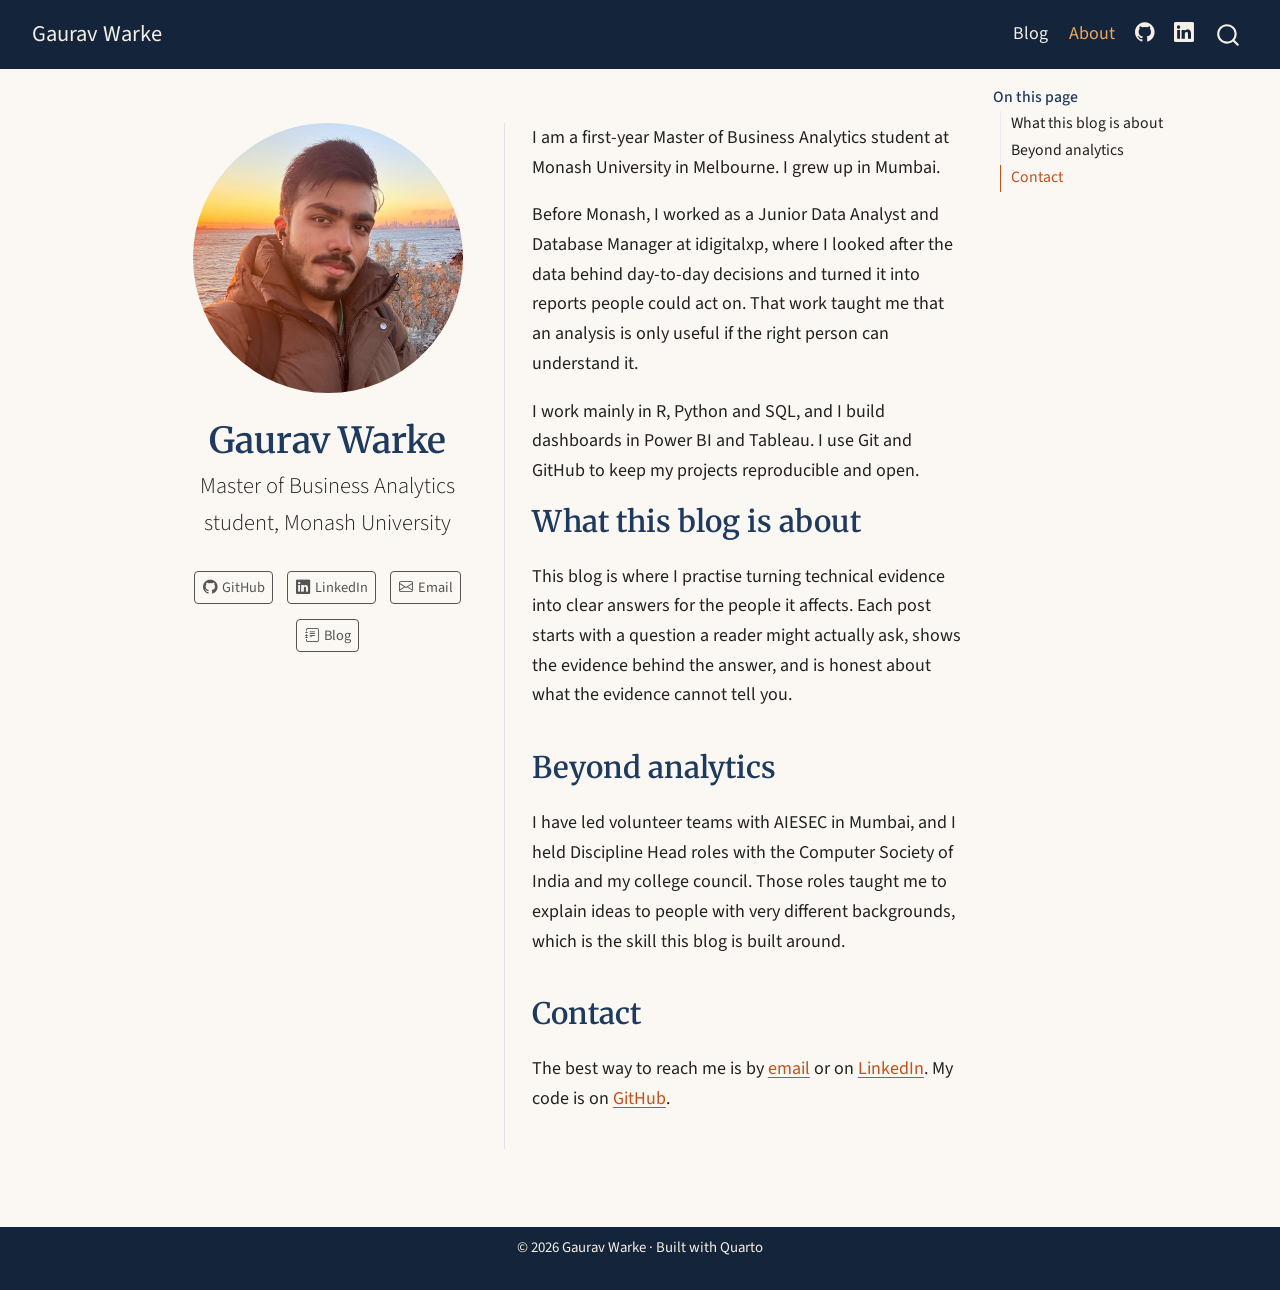
<file: docs/about.html>
<!DOCTYPE html>
<html xmlns="http://www.w3.org/1999/xhtml" lang="en" xml:lang="en"><head>

<meta charset="utf-8">
<meta name="generator" content="quarto-1.6.42">

<meta name="viewport" content="width=device-width, initial-scale=1.0, user-scalable=yes">


<title>Gaurav Warke</title>
<style>
code{white-space: pre-wrap;}
span.smallcaps{font-variant: small-caps;}
div.columns{display: flex; gap: min(4vw, 1.5em);}
div.column{flex: auto; overflow-x: auto;}
div.hanging-indent{margin-left: 1.5em; text-indent: -1.5em;}
ul.task-list{list-style: none;}
ul.task-list li input[type="checkbox"] {
  width: 0.8em;
  margin: 0 0.8em 0.2em -1em; /* quarto-specific, see https://github.com/quarto-dev/quarto-cli/issues/4556 */ 
  vertical-align: middle;
}
</style>


<script src="site_libs/quarto-nav/quarto-nav.js"></script>
<script src="site_libs/quarto-nav/headroom.min.js"></script>
<script src="site_libs/clipboard/clipboard.min.js"></script>
<script src="site_libs/quarto-search/autocomplete.umd.js"></script>
<script src="site_libs/quarto-search/fuse.min.js"></script>
<script src="site_libs/quarto-search/quarto-search.js"></script>
<meta name="quarto:offset" content="./">
<script src="site_libs/quarto-html/quarto.js"></script>
<script src="site_libs/quarto-html/popper.min.js"></script>
<script src="site_libs/quarto-html/tippy.umd.min.js"></script>
<link href="site_libs/quarto-html/tippy.css" rel="stylesheet">
<link href="site_libs/quarto-html/quarto-syntax-highlighting-2f5df379a58b258e96c21c0638c20c03.css" rel="stylesheet" id="quarto-text-highlighting-styles">
<script src="site_libs/bootstrap/bootstrap.min.js"></script>
<link href="site_libs/bootstrap/bootstrap-icons.css" rel="stylesheet">
<link href="site_libs/bootstrap/bootstrap-9fc86d4f85e6385cf2e2dd4de94ef773.min.css" rel="stylesheet" append-hash="true" id="quarto-bootstrap" data-mode="light">
<script id="quarto-search-options" type="application/json">{
  "location": "navbar",
  "copy-button": false,
  "collapse-after": 3,
  "panel-placement": "end",
  "type": "overlay",
  "limit": 50,
  "keyboard-shortcut": [
    "f",
    "/",
    "s"
  ],
  "show-item-context": false,
  "language": {
    "search-no-results-text": "No results",
    "search-matching-documents-text": "matching documents",
    "search-copy-link-title": "Copy link to search",
    "search-hide-matches-text": "Hide additional matches",
    "search-more-match-text": "more match in this document",
    "search-more-matches-text": "more matches in this document",
    "search-clear-button-title": "Clear",
    "search-text-placeholder": "",
    "search-detached-cancel-button-title": "Cancel",
    "search-submit-button-title": "Submit",
    "search-label": "Search"
  }
}</script>
<style>html{ scroll-behavior: smooth; }</style>


</head>

<body class="nav-fixed">

<div id="quarto-search-results"></div>
  <header id="quarto-header" class="headroom fixed-top">
    <nav class="navbar navbar-expand-lg " data-bs-theme="dark">
      <div class="navbar-container container-fluid">
      <div class="navbar-brand-container mx-auto">
    <a class="navbar-brand" href="./index.html">
    <span class="navbar-title">Gaurav Warke</span>
    </a>
  </div>
            <div id="quarto-search" class="" title="Search"></div>
          <button class="navbar-toggler" type="button" data-bs-toggle="collapse" data-bs-target="#navbarCollapse" aria-controls="navbarCollapse" role="menu" aria-expanded="false" aria-label="Toggle navigation" onclick="if (window.quartoToggleHeadroom) { window.quartoToggleHeadroom(); }">
  <span class="navbar-toggler-icon"></span>
</button>
          <div class="collapse navbar-collapse" id="navbarCollapse">
            <ul class="navbar-nav navbar-nav-scroll ms-auto">
  <li class="nav-item">
    <a class="nav-link" href="./index.html"> 
<span class="menu-text">Blog</span></a>
  </li>  
  <li class="nav-item">
    <a class="nav-link active" href="./about.html" aria-current="page"> 
<span class="menu-text">About</span></a>
  </li>  
  <li class="nav-item compact">
    <a class="nav-link" href="https://github.com/GauravWarke"> <i class="bi bi-github" role="img" aria-label="Gaurav Warke on GitHub">
</i> 
<span class="menu-text"></span></a>
  </li>  
  <li class="nav-item compact">
    <a class="nav-link" href="https://www.linkedin.com/in/gaurav-warke-b5493b394/"> <i class="bi bi-linkedin" role="img" aria-label="Gaurav Warke on LinkedIn">
</i> 
<span class="menu-text"></span></a>
  </li>  
</ul>
          </div> <!-- /navcollapse -->
            <div class="quarto-navbar-tools">
</div>
      </div> <!-- /container-fluid -->
    </nav>
</header>
<!-- content -->
<div id="quarto-content" class="quarto-container page-columns page-rows-contents page-layout-article page-navbar">
<!-- sidebar -->
<!-- margin-sidebar -->
    <div id="quarto-margin-sidebar" class="sidebar margin-sidebar">
        <nav id="TOC" role="doc-toc" class="toc-active">
    <h2 id="toc-title">On this page</h2>
  <ul>
  <li><a href="#what-this-blog-is-about" id="toc-what-this-blog-is-about" class="nav-link active" data-scroll-target="#what-this-blog-is-about">What this blog is about</a></li>
  <li><a href="#beyond-analytics" id="toc-beyond-analytics" class="nav-link" data-scroll-target="#beyond-analytics">Beyond analytics</a></li>
  <li><a href="#contact" id="toc-contact" class="nav-link" data-scroll-target="#contact">Contact</a></li>
  </ul>
</nav>
    </div>
<!-- main -->
<div class="quarto-about-trestles">
  <div class="about-entity">
    <img src="profile.jpg" alt="Photo of Gaurav Warke by the bay at sunset, with the Melbourne skyline behind him" class="about-image
  round " style="height: 15em; width: 15em;">
<header id="title-block-header" class="quarto-title-block default">
<div class="quarto-title">
<h1 class="title">Gaurav Warke</h1>
<p class="subtitle lead">Master of Business Analytics student, Monash University</p>
</div>
<div class="quarto-title-meta">
  </div>
</header>
    <div class="about-links">
  <a href="https://github.com/GauravWarke" class="about-link" rel="" target="">
    <i class="bi bi-github"></i>
     <span class="about-link-text">GitHub</span>
  </a>
  <a href="https://www.linkedin.com/in/gaurav-warke-b5493b394/" class="about-link" rel="" target="">
    <i class="bi bi-linkedin"></i>
     <span class="about-link-text">LinkedIn</span>
  </a>
  <a href="mailto:gauravwarke8@gmail.com" class="about-link" rel="" target="">
    <i class="bi bi-envelope"></i>
     <span class="about-link-text">Email</span>
  </a>
  <a href="https://etc5523-2026.github.io/etc5523-assignment-3-gauravwarke/" class="about-link" rel="" target="">
    <i class="bi bi-journal-text"></i>
     <span class="about-link-text">Blog</span>
  </a>
</div>
  </div>
  <div class="about-contents"><main class="content" id="quarto-document-content">

<p>I am a first-year Master of Business Analytics student at Monash University in Melbourne. I grew up in Mumbai.</p>
<p>Before Monash, I worked as a Junior Data Analyst and Database Manager at idigitalxp, where I looked after the data behind day-to-day decisions and turned it into reports people could act on. That work taught me that an analysis is only useful if the right person can understand it.</p>
<p>I work mainly in R, Python and SQL, and I build dashboards in Power BI and Tableau. I use Git and GitHub to keep my projects reproducible and open.</p>
<section id="what-this-blog-is-about" class="level2">
<h2 data-anchor-id="what-this-blog-is-about">What this blog is about</h2>
<p>This blog is where I practise turning technical evidence into clear answers for the people it affects. Each post starts with a question a reader might actually ask, shows the evidence behind the answer, and is honest about what the evidence cannot tell you.</p>
</section>
<section id="beyond-analytics" class="level2">
<h2 data-anchor-id="beyond-analytics">Beyond analytics</h2>
<p>I have led volunteer teams with AIESEC in Mumbai, and I held Discipline Head roles with the Computer Society of India and my college council. Those roles taught me to explain ideas to people with very different backgrounds, which is the skill this blog is built around.</p>
</section>
<section id="contact" class="level2">
<h2 data-anchor-id="contact">Contact</h2>
<p>The best way to reach me is by <a href="mailto:gauravwarke8@gmail.com">email</a> or on <a href="https://www.linkedin.com/in/gaurav-warke-b5493b394/">LinkedIn</a>. My code is on <a href="https://github.com/GauravWarke">GitHub</a>.</p>


</section>
</main></div>
</div>
 <!-- /main -->
<script id="quarto-html-after-body" type="application/javascript">
window.document.addEventListener("DOMContentLoaded", function (event) {
  const toggleBodyColorMode = (bsSheetEl) => {
    const mode = bsSheetEl.getAttribute("data-mode");
    const bodyEl = window.document.querySelector("body");
    if (mode === "dark") {
      bodyEl.classList.add("quarto-dark");
      bodyEl.classList.remove("quarto-light");
    } else {
      bodyEl.classList.add("quarto-light");
      bodyEl.classList.remove("quarto-dark");
    }
  }
  const toggleBodyColorPrimary = () => {
    const bsSheetEl = window.document.querySelector("link#quarto-bootstrap");
    if (bsSheetEl) {
      toggleBodyColorMode(bsSheetEl);
    }
  }
  toggleBodyColorPrimary();  
  const isCodeAnnotation = (el) => {
    for (const clz of el.classList) {
      if (clz.startsWith('code-annotation-')) {                     
        return true;
      }
    }
    return false;
  }
  const onCopySuccess = function(e) {
    // button target
    const button = e.trigger;
    // don't keep focus
    button.blur();
    // flash "checked"
    button.classList.add('code-copy-button-checked');
    var currentTitle = button.getAttribute("title");
    button.setAttribute("title", "Copied!");
    let tooltip;
    if (window.bootstrap) {
      button.setAttribute("data-bs-toggle", "tooltip");
      button.setAttribute("data-bs-placement", "left");
      button.setAttribute("data-bs-title", "Copied!");
      tooltip = new bootstrap.Tooltip(button, 
        { trigger: "manual", 
          customClass: "code-copy-button-tooltip",
          offset: [0, -8]});
      tooltip.show();    
    }
    setTimeout(function() {
      if (tooltip) {
        tooltip.hide();
        button.removeAttribute("data-bs-title");
        button.removeAttribute("data-bs-toggle");
        button.removeAttribute("data-bs-placement");
      }
      button.setAttribute("title", currentTitle);
      button.classList.remove('code-copy-button-checked');
    }, 1000);
    // clear code selection
    e.clearSelection();
  }
  const getTextToCopy = function(trigger) {
      const codeEl = trigger.previousElementSibling.cloneNode(true);
      for (const childEl of codeEl.children) {
        if (isCodeAnnotation(childEl)) {
          childEl.remove();
        }
      }
      return codeEl.innerText;
  }
  const clipboard = new window.ClipboardJS('.code-copy-button:not([data-in-quarto-modal])', {
    text: getTextToCopy
  });
  clipboard.on('success', onCopySuccess);
  if (window.document.getElementById('quarto-embedded-source-code-modal')) {
    const clipboardModal = new window.ClipboardJS('.code-copy-button[data-in-quarto-modal]', {
      text: getTextToCopy,
      container: window.document.getElementById('quarto-embedded-source-code-modal')
    });
    clipboardModal.on('success', onCopySuccess);
  }
    var localhostRegex = new RegExp(/^(?:http|https):\/\/localhost\:?[0-9]*\//);
    var mailtoRegex = new RegExp(/^mailto:/);
      var filterRegex = new RegExp("https:\/\/etc5523-2026\.github\.io\/etc5523-assignment-3-gauravwarke\/");
    var isInternal = (href) => {
        return filterRegex.test(href) || localhostRegex.test(href) || mailtoRegex.test(href);
    }
    // Inspect non-navigation links and adorn them if external
 	var links = window.document.querySelectorAll('a[href]:not(.nav-link):not(.navbar-brand):not(.toc-action):not(.sidebar-link):not(.sidebar-item-toggle):not(.pagination-link):not(.no-external):not([aria-hidden]):not(.dropdown-item):not(.quarto-navigation-tool):not(.about-link)');
    for (var i=0; i<links.length; i++) {
      const link = links[i];
      if (!isInternal(link.href)) {
        // undo the damage that might have been done by quarto-nav.js in the case of
        // links that we want to consider external
        if (link.dataset.originalHref !== undefined) {
          link.href = link.dataset.originalHref;
        }
      }
    }
  function tippyHover(el, contentFn, onTriggerFn, onUntriggerFn) {
    const config = {
      allowHTML: true,
      maxWidth: 500,
      delay: 100,
      arrow: false,
      appendTo: function(el) {
          return el.parentElement;
      },
      interactive: true,
      interactiveBorder: 10,
      theme: 'quarto',
      placement: 'bottom-start',
    };
    if (contentFn) {
      config.content = contentFn;
    }
    if (onTriggerFn) {
      config.onTrigger = onTriggerFn;
    }
    if (onUntriggerFn) {
      config.onUntrigger = onUntriggerFn;
    }
    window.tippy(el, config); 
  }
  const noterefs = window.document.querySelectorAll('a[role="doc-noteref"]');
  for (var i=0; i<noterefs.length; i++) {
    const ref = noterefs[i];
    tippyHover(ref, function() {
      // use id or data attribute instead here
      let href = ref.getAttribute('data-footnote-href') || ref.getAttribute('href');
      try { href = new URL(href).hash; } catch {}
      const id = href.replace(/^#\/?/, "");
      const note = window.document.getElementById(id);
      if (note) {
        return note.innerHTML;
      } else {
        return "";
      }
    });
  }
  const xrefs = window.document.querySelectorAll('a.quarto-xref');
  const processXRef = (id, note) => {
    // Strip column container classes
    const stripColumnClz = (el) => {
      el.classList.remove("page-full", "page-columns");
      if (el.children) {
        for (const child of el.children) {
          stripColumnClz(child);
        }
      }
    }
    stripColumnClz(note)
    if (id === null || id.startsWith('sec-')) {
      // Special case sections, only their first couple elements
      const container = document.createElement("div");
      if (note.children && note.children.length > 2) {
        container.appendChild(note.children[0].cloneNode(true));
        for (let i = 1; i < note.children.length; i++) {
          const child = note.children[i];
          if (child.tagName === "P" && child.innerText === "") {
            continue;
          } else {
            container.appendChild(child.cloneNode(true));
            break;
          }
        }
        if (window.Quarto?.typesetMath) {
          window.Quarto.typesetMath(container);
        }
        return container.innerHTML
      } else {
        if (window.Quarto?.typesetMath) {
          window.Quarto.typesetMath(note);
        }
        return note.innerHTML;
      }
    } else {
      // Remove any anchor links if they are present
      const anchorLink = note.querySelector('a.anchorjs-link');
      if (anchorLink) {
        anchorLink.remove();
      }
      if (window.Quarto?.typesetMath) {
        window.Quarto.typesetMath(note);
      }
      if (note.classList.contains("callout")) {
        return note.outerHTML;
      } else {
        return note.innerHTML;
      }
    }
  }
  for (var i=0; i<xrefs.length; i++) {
    const xref = xrefs[i];
    tippyHover(xref, undefined, function(instance) {
      instance.disable();
      let url = xref.getAttribute('href');
      let hash = undefined; 
      if (url.startsWith('#')) {
        hash = url;
      } else {
        try { hash = new URL(url).hash; } catch {}
      }
      if (hash) {
        const id = hash.replace(/^#\/?/, "");
        const note = window.document.getElementById(id);
        if (note !== null) {
          try {
            const html = processXRef(id, note.cloneNode(true));
            instance.setContent(html);
          } finally {
            instance.enable();
            instance.show();
          }
        } else {
          // See if we can fetch this
          fetch(url.split('#')[0])
          .then(res => res.text())
          .then(html => {
            const parser = new DOMParser();
            const htmlDoc = parser.parseFromString(html, "text/html");
            const note = htmlDoc.getElementById(id);
            if (note !== null) {
              const html = processXRef(id, note);
              instance.setContent(html);
            } 
          }).finally(() => {
            instance.enable();
            instance.show();
          });
        }
      } else {
        // See if we can fetch a full url (with no hash to target)
        // This is a special case and we should probably do some content thinning / targeting
        fetch(url)
        .then(res => res.text())
        .then(html => {
          const parser = new DOMParser();
          const htmlDoc = parser.parseFromString(html, "text/html");
          const note = htmlDoc.querySelector('main.content');
          if (note !== null) {
            // This should only happen for chapter cross references
            // (since there is no id in the URL)
            // remove the first header
            if (note.children.length > 0 && note.children[0].tagName === "HEADER") {
              note.children[0].remove();
            }
            const html = processXRef(null, note);
            instance.setContent(html);
          } 
        }).finally(() => {
          instance.enable();
          instance.show();
        });
      }
    }, function(instance) {
    });
  }
      let selectedAnnoteEl;
      const selectorForAnnotation = ( cell, annotation) => {
        let cellAttr = 'data-code-cell="' + cell + '"';
        let lineAttr = 'data-code-annotation="' +  annotation + '"';
        const selector = 'span[' + cellAttr + '][' + lineAttr + ']';
        return selector;
      }
      const selectCodeLines = (annoteEl) => {
        const doc = window.document;
        const targetCell = annoteEl.getAttribute("data-target-cell");
        const targetAnnotation = annoteEl.getAttribute("data-target-annotation");
        const annoteSpan = window.document.querySelector(selectorForAnnotation(targetCell, targetAnnotation));
        const lines = annoteSpan.getAttribute("data-code-lines").split(",");
        const lineIds = lines.map((line) => {
          return targetCell + "-" + line;
        })
        let top = null;
        let height = null;
        let parent = null;
        if (lineIds.length > 0) {
            //compute the position of the single el (top and bottom and make a div)
            const el = window.document.getElementById(lineIds[0]);
            top = el.offsetTop;
            height = el.offsetHeight;
            parent = el.parentElement.parentElement;
          if (lineIds.length > 1) {
            const lastEl = window.document.getElementById(lineIds[lineIds.length - 1]);
            const bottom = lastEl.offsetTop + lastEl.offsetHeight;
            height = bottom - top;
          }
          if (top !== null && height !== null && parent !== null) {
            // cook up a div (if necessary) and position it 
            let div = window.document.getElementById("code-annotation-line-highlight");
            if (div === null) {
              div = window.document.createElement("div");
              div.setAttribute("id", "code-annotation-line-highlight");
              div.style.position = 'absolute';
              parent.appendChild(div);
            }
            div.style.top = top - 2 + "px";
            div.style.height = height + 4 + "px";
            div.style.left = 0;
            let gutterDiv = window.document.getElementById("code-annotation-line-highlight-gutter");
            if (gutterDiv === null) {
              gutterDiv = window.document.createElement("div");
              gutterDiv.setAttribute("id", "code-annotation-line-highlight-gutter");
              gutterDiv.style.position = 'absolute';
              const codeCell = window.document.getElementById(targetCell);
              const gutter = codeCell.querySelector('.code-annotation-gutter');
              gutter.appendChild(gutterDiv);
            }
            gutterDiv.style.top = top - 2 + "px";
            gutterDiv.style.height = height + 4 + "px";
          }
          selectedAnnoteEl = annoteEl;
        }
      };
      const unselectCodeLines = () => {
        const elementsIds = ["code-annotation-line-highlight", "code-annotation-line-highlight-gutter"];
        elementsIds.forEach((elId) => {
          const div = window.document.getElementById(elId);
          if (div) {
            div.remove();
          }
        });
        selectedAnnoteEl = undefined;
      };
        // Handle positioning of the toggle
    window.addEventListener(
      "resize",
      throttle(() => {
        elRect = undefined;
        if (selectedAnnoteEl) {
          selectCodeLines(selectedAnnoteEl);
        }
      }, 10)
    );
    function throttle(fn, ms) {
    let throttle = false;
    let timer;
      return (...args) => {
        if(!throttle) { // first call gets through
            fn.apply(this, args);
            throttle = true;
        } else { // all the others get throttled
            if(timer) clearTimeout(timer); // cancel #2
            timer = setTimeout(() => {
              fn.apply(this, args);
              timer = throttle = false;
            }, ms);
        }
      };
    }
      // Attach click handler to the DT
      const annoteDls = window.document.querySelectorAll('dt[data-target-cell]');
      for (const annoteDlNode of annoteDls) {
        annoteDlNode.addEventListener('click', (event) => {
          const clickedEl = event.target;
          if (clickedEl !== selectedAnnoteEl) {
            unselectCodeLines();
            const activeEl = window.document.querySelector('dt[data-target-cell].code-annotation-active');
            if (activeEl) {
              activeEl.classList.remove('code-annotation-active');
            }
            selectCodeLines(clickedEl);
            clickedEl.classList.add('code-annotation-active');
          } else {
            // Unselect the line
            unselectCodeLines();
            clickedEl.classList.remove('code-annotation-active');
          }
        });
      }
  const findCites = (el) => {
    const parentEl = el.parentElement;
    if (parentEl) {
      const cites = parentEl.dataset.cites;
      if (cites) {
        return {
          el,
          cites: cites.split(' ')
        };
      } else {
        return findCites(el.parentElement)
      }
    } else {
      return undefined;
    }
  };
  var bibliorefs = window.document.querySelectorAll('a[role="doc-biblioref"]');
  for (var i=0; i<bibliorefs.length; i++) {
    const ref = bibliorefs[i];
    const citeInfo = findCites(ref);
    if (citeInfo) {
      tippyHover(citeInfo.el, function() {
        var popup = window.document.createElement('div');
        citeInfo.cites.forEach(function(cite) {
          var citeDiv = window.document.createElement('div');
          citeDiv.classList.add('hanging-indent');
          citeDiv.classList.add('csl-entry');
          var biblioDiv = window.document.getElementById('ref-' + cite);
          if (biblioDiv) {
            citeDiv.innerHTML = biblioDiv.innerHTML;
          }
          popup.appendChild(citeDiv);
        });
        return popup.innerHTML;
      });
    }
  }
});
</script>
</div> <!-- /content -->
<footer class="footer">
  <div class="nav-footer">
    <div class="nav-footer-left">
      &nbsp;
    </div>   
    <div class="nav-footer-center">
<p>© 2026 Gaurav Warke · Built with Quarto</p>
</div>
    <div class="nav-footer-right">
      &nbsp;
    </div>
  </div>
</footer>




<script src="site_libs/quarto-html/zenscroll-min.js"></script>
</body></html>
</file>
<file: docs/site_libs/quarto-html/tippy.css>
.tippy-box[data-animation=fade][data-state=hidden]{opacity:0}[data-tippy-root]{max-width:calc(100vw - 10px)}.tippy-box{position:relative;background-color:#333;color:#fff;border-radius:4px;font-size:14px;line-height:1.4;white-space:normal;outline:0;transition-property:transform,visibility,opacity}.tippy-box[data-placement^=top]>.tippy-arrow{bottom:0}.tippy-box[data-placement^=top]>.tippy-arrow:before{bottom:-7px;left:0;border-width:8px 8px 0;border-top-color:initial;transform-origin:center top}.tippy-box[data-placement^=bottom]>.tippy-arrow{top:0}.tippy-box[data-placement^=bottom]>.tippy-arrow:before{top:-7px;left:0;border-width:0 8px 8px;border-bottom-color:initial;transform-origin:center bottom}.tippy-box[data-placement^=left]>.tippy-arrow{right:0}.tippy-box[data-placement^=left]>.tippy-arrow:before{border-width:8px 0 8px 8px;border-left-color:initial;right:-7px;transform-origin:center left}.tippy-box[data-placement^=right]>.tippy-arrow{left:0}.tippy-box[data-placement^=right]>.tippy-arrow:before{left:-7px;border-width:8px 8px 8px 0;border-right-color:initial;transform-origin:center right}.tippy-box[data-inertia][data-state=visible]{transition-timing-function:cubic-bezier(.54,1.5,.38,1.11)}.tippy-arrow{width:16px;height:16px;color:#333}.tippy-arrow:before{content:"";position:absolute;border-color:transparent;border-style:solid}.tippy-content{position:relative;padding:5px 9px;z-index:1}
</file>
<file: docs/site_libs/quarto-html/quarto-syntax-highlighting-2f5df379a58b258e96c21c0638c20c03.css>
/* quarto syntax highlight colors */
:root {
  --quarto-hl-ot-color: #003B4F;
  --quarto-hl-at-color: #657422;
  --quarto-hl-ss-color: #20794D;
  --quarto-hl-an-color: #5E5E5E;
  --quarto-hl-fu-color: #4758AB;
  --quarto-hl-st-color: #20794D;
  --quarto-hl-cf-color: #003B4F;
  --quarto-hl-op-color: #5E5E5E;
  --quarto-hl-er-color: #AD0000;
  --quarto-hl-bn-color: #AD0000;
  --quarto-hl-al-color: #AD0000;
  --quarto-hl-va-color: #111111;
  --quarto-hl-bu-color: inherit;
  --quarto-hl-ex-color: inherit;
  --quarto-hl-pp-color: #AD0000;
  --quarto-hl-in-color: #5E5E5E;
  --quarto-hl-vs-color: #20794D;
  --quarto-hl-wa-color: #5E5E5E;
  --quarto-hl-do-color: #5E5E5E;
  --quarto-hl-im-color: #00769E;
  --quarto-hl-ch-color: #20794D;
  --quarto-hl-dt-color: #AD0000;
  --quarto-hl-fl-color: #AD0000;
  --quarto-hl-co-color: #5E5E5E;
  --quarto-hl-cv-color: #5E5E5E;
  --quarto-hl-cn-color: #8f5902;
  --quarto-hl-sc-color: #5E5E5E;
  --quarto-hl-dv-color: #AD0000;
  --quarto-hl-kw-color: #003B4F;
}

/* other quarto variables */
:root {
  --quarto-font-monospace: SFMono-Regular, Menlo, Monaco, Consolas, "Liberation Mono", "Courier New", monospace;
}

pre > code.sourceCode > span {
  color: #003B4F;
}

code span {
  color: #003B4F;
}

code.sourceCode > span {
  color: #003B4F;
}

div.sourceCode,
div.sourceCode pre.sourceCode {
  color: #003B4F;
}

code span.ot {
  color: #003B4F;
  font-style: inherit;
}

code span.at {
  color: #657422;
  font-style: inherit;
}

code span.ss {
  color: #20794D;
  font-style: inherit;
}

code span.an {
  color: #5E5E5E;
  font-style: inherit;
}

code span.fu {
  color: #4758AB;
  font-style: inherit;
}

code span.st {
  color: #20794D;
  font-style: inherit;
}

code span.cf {
  color: #003B4F;
  font-weight: bold;
  font-style: inherit;
}

code span.op {
  color: #5E5E5E;
  font-style: inherit;
}

code span.er {
  color: #AD0000;
  font-style: inherit;
}

code span.bn {
  color: #AD0000;
  font-style: inherit;
}

code span.al {
  color: #AD0000;
  font-style: inherit;
}

code span.va {
  color: #111111;
  font-style: inherit;
}

code span.bu {
  font-style: inherit;
}

code span.ex {
  font-style: inherit;
}

code span.pp {
  color: #AD0000;
  font-style: inherit;
}

code span.in {
  color: #5E5E5E;
  font-style: inherit;
}

code span.vs {
  color: #20794D;
  font-style: inherit;
}

code span.wa {
  color: #5E5E5E;
  font-style: italic;
}

code span.do {
  color: #5E5E5E;
  font-style: italic;
}

code span.im {
  color: #00769E;
  font-style: inherit;
}

code span.ch {
  color: #20794D;
  font-style: inherit;
}

code span.dt {
  color: #AD0000;
  font-style: inherit;
}

code span.fl {
  color: #AD0000;
  font-style: inherit;
}

code span.co {
  color: #5E5E5E;
  font-style: inherit;
}

code span.cv {
  color: #5E5E5E;
  font-style: italic;
}

code span.cn {
  color: #8f5902;
  font-style: inherit;
}

code span.sc {
  color: #5E5E5E;
  font-style: inherit;
}

code span.dv {
  color: #AD0000;
  font-style: inherit;
}

code span.kw {
  color: #003B4F;
  font-weight: bold;
  font-style: inherit;
}

.prevent-inlining {
  content: "</";
}

/*# sourceMappingURL=35eb38a806ee71ea6d2563be2308c832.css.map */
</file>
